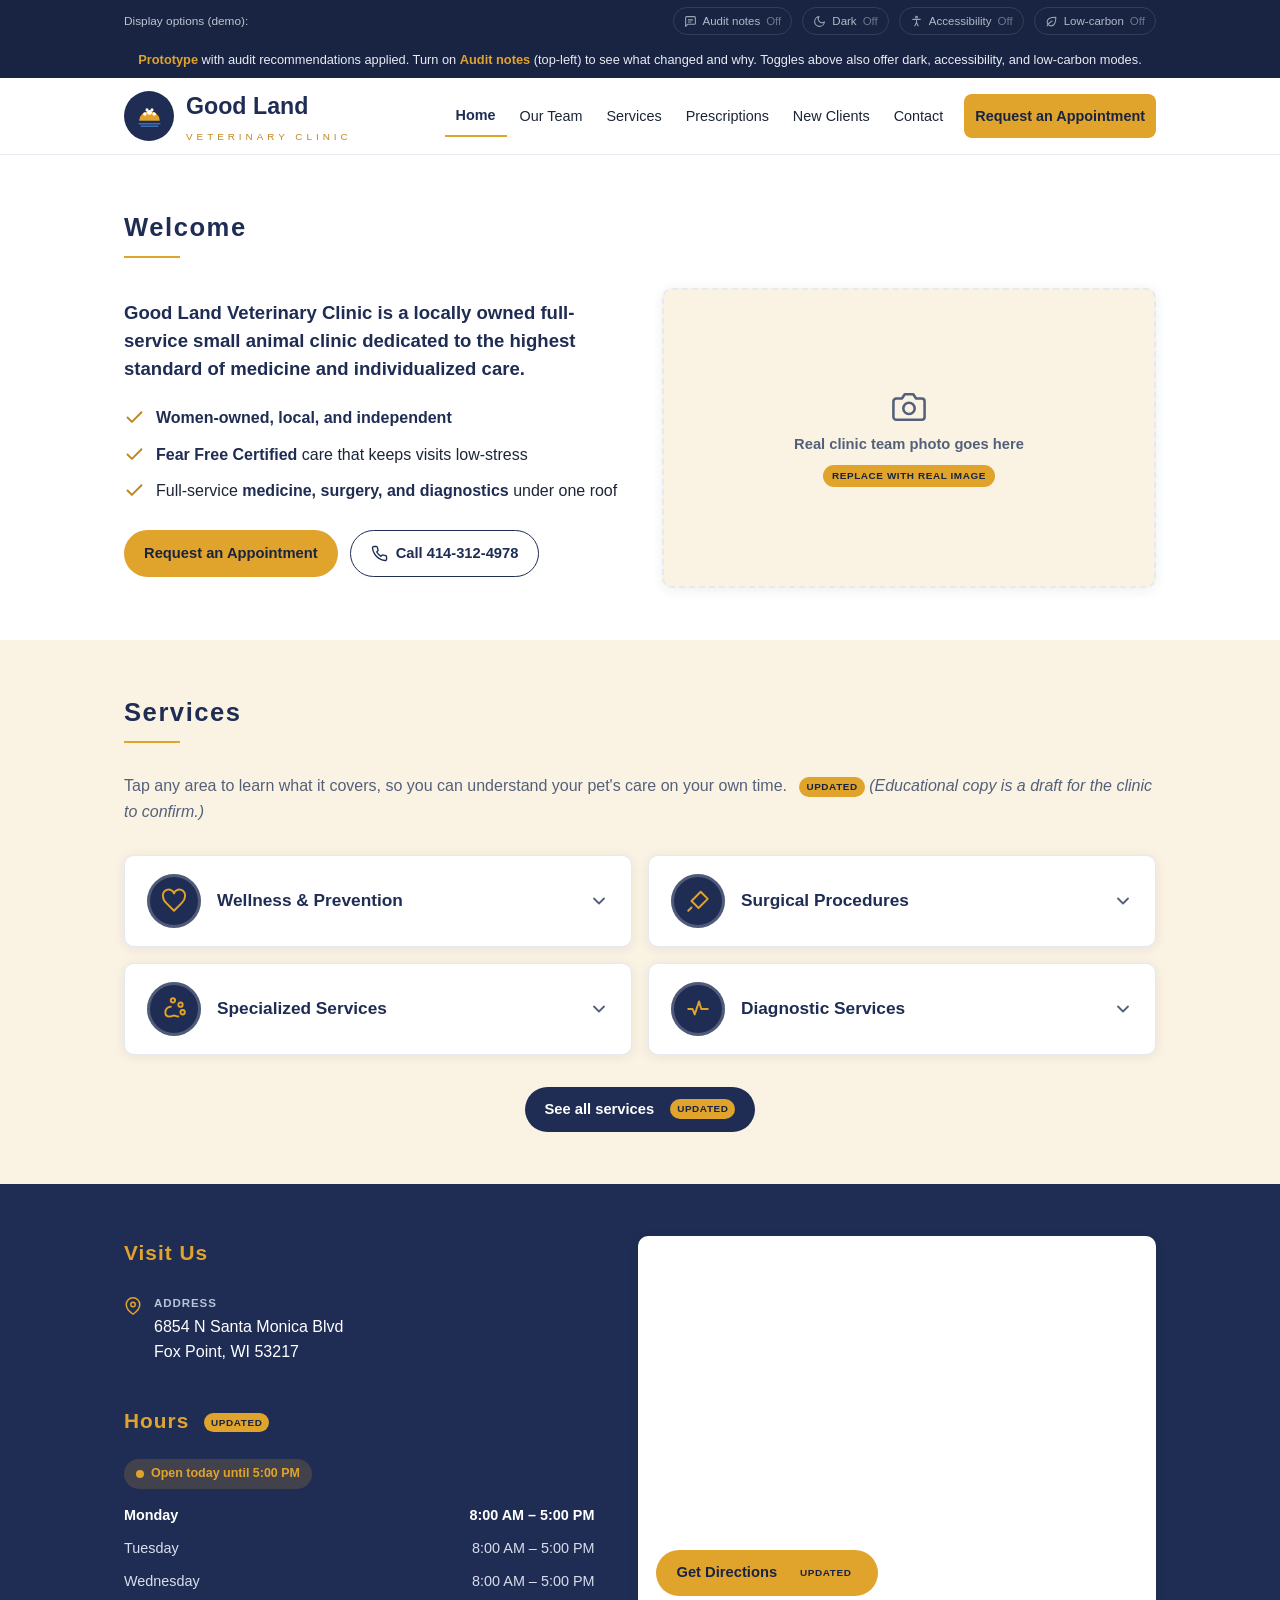
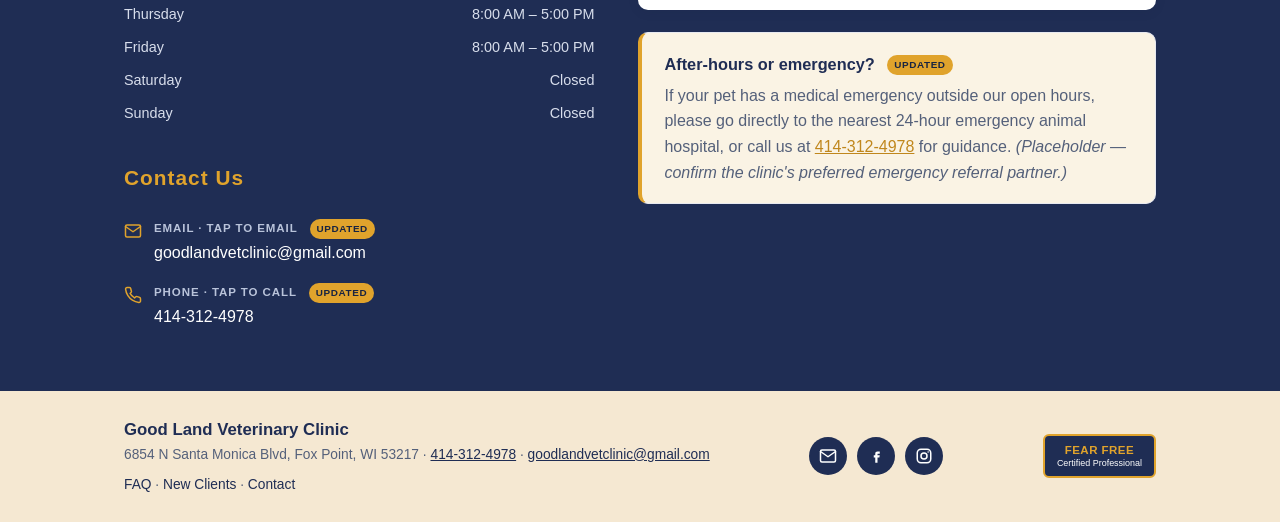
<file: index.html>
<!DOCTYPE html>
<html lang="en" data-theme="light" data-a11y="off" data-carbon="off">
<head>
  <meta charset="UTF-8" />
  <meta name="viewport" content="width=device-width, initial-scale=1.0" />
  <title>Good Land Veterinary Clinic — Fox Point, WI</title>
  <meta name="description" content="Good Land Veterinary Clinic is a locally owned full-service small animal clinic dedicated to the highest standard of medicine and individualized care. Fox Point, WI. Request an appointment or call 414-312-4978." />
  <link rel="stylesheet" href="assets/styles.css" />
  <script>(function(){try{var d=document.documentElement,s=localStorage;d.dataset.theme=s.gl_theme||(matchMedia('(prefers-color-scheme:dark)').matches?'dark':'light');d.dataset.a11y=s.gl_a11y||'off';d.dataset.carbon=s.gl_carbon||'off';}catch(e){}})();</script>
</head>
<body data-page="home">
  <a class="skip-link" href="#main">Skip to main content</a>
  <div id="site-header"></div>

  <main id="main">
    <!-- Welcome -->
    <section class="section">
      <div class="wrap">
        <h2 class="section-head">Welcome</h2>
        <div class="section-rule"></div>
        <div class="welcome-grid">
          <div class="welcome-copy">
            <!-- Official clinic statement (provided by Good Land) -->
            <p class="lead" data-note-title="Local SEO: name the areas you serve" data-note-pri="Medium" data-note-why="Naming the neighborhoods you serve &mdash; Fox Point, Glendale, Bayside, Whitefish Bay, Milwaukee North Shore &mdash; helps nearby pet owners find the clinic in local search.">Good Land Veterinary Clinic is a locally owned full-service small animal clinic dedicated to the highest standard of medicine and individualized care.</p>
            <ul class="trust-list" data-note-title="Why Choose Good Land" data-note-pri="Medium" data-note-why="Surfaces the clinic's differentiators &mdash; women-owned, local and independent, Fear Free, full-service &mdash; so trust is built at a glance instead of buried in a paragraph.">
              <li><svg viewBox="0 0 24 24" fill="none" stroke="currentColor" stroke-width="2.2" stroke-linecap="round" stroke-linejoin="round" aria-hidden="true"><path d="M20 6 9 17l-5-5"/></svg><span><b>Women-owned, local, and independent</b></span></li>
              <li><svg viewBox="0 0 24 24" fill="none" stroke="currentColor" stroke-width="2.2" stroke-linecap="round" stroke-linejoin="round" aria-hidden="true"><path d="M20 6 9 17l-5-5"/></svg><span><b>Fear Free Certified</b> care that keeps visits low-stress</span></li>
              <li><svg viewBox="0 0 24 24" fill="none" stroke="currentColor" stroke-width="2.2" stroke-linecap="round" stroke-linejoin="round" aria-hidden="true"><path d="M20 6 9 17l-5-5"/></svg><span>Full-service <b>medicine, surgery, and diagnostics</b> under one roof</span></li>
            </ul>
            <div class="welcome-actions" data-note-title="Action-first appointment CTA" data-note-pri="High" data-note-why="Replaces the vague Get in Touch. Telling visitors exactly what to do lifts bookings, and the Call button beside it is tap-to-call on mobile.">
              <a class="btn btn-gold" href="get-in-touch.html#request">Request an Appointment</a>
              <a class="btn btn-outline" href="tel:+14143124978" aria-label="Call Good Land Veterinary Clinic at 414-312-4978">
                <svg viewBox="0 0 24 24" fill="none" stroke="currentColor" stroke-width="2" stroke-linecap="round" stroke-linejoin="round"><path d="M22 16.92v3a2 2 0 0 1-2.18 2 19.79 19.79 0 0 1-8.63-3.07 19.5 19.5 0 0 1-6-6 19.79 19.79 0 0 1-3.07-8.67A2 2 0 0 1 4.11 2h3a2 2 0 0 1 2 1.72c.13.96.36 1.9.7 2.81a2 2 0 0 1-.45 2.11L8.09 9.91a16 16 0 0 0 6 6l1.27-1.27a2 2 0 0 1 2.11-.45c.91.34 1.85.57 2.81.7A2 2 0 0 1 22 16.92z"/></svg>
                Call 414-312-4978
              </a>
            </div>
          </div>
          <div class="hero-photo photo-ph" role="img" aria-label="Placeholder: the clinic's real team photo should appear here">
            <span class="ph-inner">
              <svg viewBox="0 0 24 24" fill="none" stroke="currentColor" stroke-width="1.8" stroke-linecap="round" stroke-linejoin="round"><path d="M23 19a2 2 0 0 1-2 2H3a2 2 0 0 1-2-2V8a2 2 0 0 1 2-2h4l2-3h6l2 3h4a2 2 0 0 1 2 2z"/><circle cx="12" cy="13" r="4"/></svg>
              <span>Real clinic team photo goes here</span>
              <span class="ph-tag">Replace with real image</span>
            </span>
          </div>
        </div>
      </div>
    </section>

    <!-- Accessibility (recommendation marker, visible only in audit-notes mode) -->
    <section class="reco-host"><div class="wrap"><div class="reco" data-note-title="Accessibility (WCAG AA)" data-note-pri="High" data-note-why="This prototype already adds a skip link, visible keyboard focus, labeled form fields, and an Accessibility display mode. The recommendation is a full WCAG AA audit: color contrast, alternative text, and heading order."><span class="reco-tag">Recommended</span> Full accessibility (WCAG AA) audit &mdash; partly demonstrated here via the Accessibility toggle above</div></div></section>

    <!-- Services overview: cards open to real education -->
    <section class="section alt">
      <div class="wrap">
        <h2 class="section-head">Services</h2>
        <div class="section-rule"></div>
        <p class="section-intro">Tap any area to learn what it covers, so you can understand your pet's care on your own time. <span class="rec">UPDATED</span> <em>(Educational copy is a draft for the clinic to confirm.)</em></p>

        <div class="acc" data-note-title="Services that teach, not just list" data-note-pri="High" data-note-why="Each service expands to plain-language education. That builds trust, answers questions up front, and ranks better in search than title-only services.">
          <details>
            <summary>
              <span class="circle" aria-hidden="true"><svg viewBox="0 0 24 24" fill="none" stroke="currentColor" stroke-width="1.8" stroke-linecap="round" stroke-linejoin="round"><path d="M19 14c1.5-1.5 3-3.2 3-5.5A4.5 4.5 0 0 0 12 5 4.5 4.5 0 0 0 2 8.5C2 10.8 3.5 12.5 5 14l7 7z"/></svg></span>
              <h3>Wellness &amp; Prevention</h3>
              <span class="chev" aria-hidden="true"><svg viewBox="0 0 24 24" fill="none" stroke="currentColor" stroke-width="2.2" stroke-linecap="round" stroke-linejoin="round"><path d="m6 9 6 6 6-6"/></svg></span>
            </summary>
            <div class="acc-body">
              <p>Routine wellness care is the foundation of a long, healthy life. Regular visits let us catch small problems before they become serious and keep your pet's vaccines and prevention up to date.</p>
              <ul>
                <li>Nose-to-tail physical exams</li>
                <li>Core and lifestyle vaccinations</li>
                <li>Parasite prevention (fleas, ticks, heartworm)</li>
                <li>Nutrition and weight guidance</li>
              </ul>
              <p>Most adult pets benefit from a check-up once a year; puppies, kittens, and senior pets are usually seen more often.</p>
            </div>
          </details>

          <details>
            <summary>
              <span class="circle" aria-hidden="true"><svg viewBox="0 0 24 24" fill="none" stroke="currentColor" stroke-width="1.8" stroke-linecap="round" stroke-linejoin="round"><path d="M14.5 3.5 21 10l-8.5 8.5L6 12z"/><path d="m3 21 3-3"/></svg></span>
              <h3>Surgical Procedures</h3>
              <span class="chev" aria-hidden="true"><svg viewBox="0 0 24 24" fill="none" stroke="currentColor" stroke-width="2.2" stroke-linecap="round" stroke-linejoin="round"><path d="m6 9 6 6 6-6"/></svg></span>
            </summary>
            <div class="acc-body">
              <p>From routine spays and neuters to soft-tissue surgery, procedures are performed with careful monitoring, modern pain management, and Fear Free handling before and after.</p>
              <ul>
                <li>Spays, neuters, and mass removals</li>
                <li>Soft-tissue surgery</li>
                <li>Pre-surgical exams and bloodwork</li>
                <li>Pain management and recovery support</li>
              </ul>
              <p>We walk you through preparation and aftercare so you know exactly what to expect.</p>
            </div>
          </details>

          <details>
            <summary>
              <span class="circle" aria-hidden="true"><svg viewBox="0 0 24 24" fill="none" stroke="currentColor" stroke-width="1.8" stroke-linecap="round" stroke-linejoin="round"><circle cx="11" cy="4" r="2"/><circle cx="18" cy="8" r="2"/><circle cx="20" cy="15" r="2"/><path d="M9 10a5 5 0 0 0-5 5c0 3 2 4 4 4s3-1 4-1 2 1 4 1"/></svg></span>
              <h3>Specialized Services</h3>
              <span class="chev" aria-hidden="true"><svg viewBox="0 0 24 24" fill="none" stroke="currentColor" stroke-width="2.2" stroke-linecap="round" stroke-linejoin="round"><path d="m6 9 6 6 6-6"/></svg></span>
            </summary>
            <div class="acc-body">
              <p>Beyond everyday care, we offer treatments that support comfort, mobility, and behavior as part of a whole-pet approach.</p>
              <ul>
                <li>Cold laser therapy for pain and healing</li>
                <li>Veterinary spinal manipulation (chiropractic care)</li>
                <li>Pet behavior counselling</li>
              </ul>
              <p>These services can complement traditional medicine when your pet needs a little extra support.</p>
            </div>
          </details>

          <details>
            <summary>
              <span class="circle" aria-hidden="true"><svg viewBox="0 0 24 24" fill="none" stroke="currentColor" stroke-width="1.8" stroke-linecap="round" stroke-linejoin="round"><path d="M3 12h4l2 5 4-12 2 7h6"/></svg></span>
              <h3>Diagnostic Services</h3>
              <span class="chev" aria-hidden="true"><svg viewBox="0 0 24 24" fill="none" stroke="currentColor" stroke-width="2.2" stroke-linecap="round" stroke-linejoin="round"><path d="m6 9 6 6 6-6"/></svg></span>
            </summary>
            <div class="acc-body">
              <p>When your pet is unwell, fast, accurate answers matter. Diagnostics help us find the cause and start the right treatment sooner.</p>
              <ul>
                <li>Bloodwork and lab testing</li>
                <li>Urinalysis and fecal testing</li>
                <li>Digital imaging and x-rays</li>
              </ul>
              <p>Diagnostics also establish healthy baselines, so we can spot changes early.</p>
            </div>
          </details>
        </div>

        <div class="center-cta"><a class="btn btn-navy" href="services.html">See all services <span class="rec">UPDATED</span></a></div>
      </div>
    </section>

    <!-- Testimonials (recommendation marker, visible only in audit-notes mode) -->
    <section class="reco-host"><div class="wrap"><div class="reco" data-note-title="Add client testimonials" data-note-pri="High" data-note-why="The homepage has no reviews. A short testimonials section here builds trust before a visitor makes contact &mdash; the top trust driver for choosing a local vet."><span class="reco-tag">Recommended</span> Client testimonials / reviews section</div></div></section>

    <!-- Contact band -->
    <section class="contact-band" id="contact">
      <div class="wrap">
        <div class="contact-grid">
          <div>
            <h2>Visit Us</h2>
            <div class="info-row">
              <svg viewBox="0 0 24 24" fill="none" stroke="currentColor" stroke-width="2" stroke-linecap="round" stroke-linejoin="round"><path d="M21 10c0 7-9 13-9 13s-9-6-9-13a9 9 0 0 1 18 0z"/><circle cx="12" cy="10" r="3"/></svg>
              <div><p class="label">Address</p><a href="https://www.google.com/maps/dir/?api=1&destination=6854+N+Santa+Monica+Blvd+Fox+Point+WI+53217" target="_blank" rel="noopener">6854 N Santa Monica Blvd<br>Fox Point, WI 53217</a></div>
            </div>
            <h2 class="mt">Hours <span class="rec">UPDATED</span></h2>
            <span class="open-now"><span class="dot"></span> Open today until 5:00 PM</span>
            <table class="hours">
              <tr class="today"><td>Monday</td><td>8:00 AM – 5:00 PM</td></tr>
              <tr><td>Tuesday</td><td>8:00 AM – 5:00 PM</td></tr>
              <tr><td>Wednesday</td><td>8:00 AM – 5:00 PM</td></tr>
              <tr><td>Thursday</td><td>8:00 AM – 5:00 PM</td></tr>
              <tr><td>Friday</td><td>8:00 AM – 5:00 PM</td></tr>
              <tr><td>Saturday</td><td>Closed</td></tr>
              <tr><td>Sunday</td><td>Closed</td></tr>
            </table>
            <h2 class="mt">Contact Us</h2>
            <div class="info-row">
              <svg viewBox="0 0 24 24" fill="none" stroke="currentColor" stroke-width="2" stroke-linecap="round" stroke-linejoin="round"><rect x="2" y="4" width="20" height="16" rx="2"/><path d="m2 6 10 7 10-7"/></svg>
              <div><p class="label">Email &middot; tap to email <span class="rec">UPDATED</span></p><a href="mailto:goodlandvetclinic@gmail.com">goodlandvetclinic@gmail.com</a></div>
            </div>
            <div class="info-row" data-note-title="Tap to call" data-note-pri="High" data-note-why="On mobile the number is a single tap. Phone is the top conversion for a clinic, so removing friction here matters most.">
              <svg viewBox="0 0 24 24" fill="none" stroke="currentColor" stroke-width="2" stroke-linecap="round" stroke-linejoin="round"><path d="M22 16.92v3a2 2 0 0 1-2.18 2 19.79 19.79 0 0 1-8.63-3.07 19.5 19.5 0 0 1-6-6 19.79 19.79 0 0 1-3.07-8.67A2 2 0 0 1 4.11 2h3a2 2 0 0 1 2 1.72c.13.96.36 1.9.7 2.81a2 2 0 0 1-.45 2.11L8.09 9.91a16 16 0 0 0 6 6l1.27-1.27a2 2 0 0 1 2.11-.45c.91.34 1.85.57 2.81.7A2 2 0 0 1 22 16.92z"/></svg>
              <div><p class="label">Phone &middot; tap to call <span class="rec">UPDATED</span></p><a href="tel:+14143124978">414-312-4978</a></div>
            </div>
          </div>
          <div>
            <div class="map-card heavy-media" data-note-title="Map and one-tap directions" data-note-pri="Medium" data-note-why="Local choices hinge on proximity. An embedded map plus a Directions button reduces drop-off before a visit.">
              <div class="heavy-content">
                <iframe class="map-frame" title="Map to Good Land Veterinary Clinic" loading="lazy" data-src="https://www.google.com/maps?q=6854+N+Santa+Monica+Blvd,+Fox+Point,+WI+53217&output=embed"></iframe>
              </div>
              <div class="carbon-fallback">Map not loaded in low-carbon mode. <a href="https://www.google.com/maps/dir/?api=1&destination=6854+N+Santa+Monica+Blvd+Fox+Point+WI+53217" target="_blank" rel="noopener">Open directions in Google Maps</a>.</div>
              <div class="map-actions"><a class="btn btn-gold" href="https://www.google.com/maps/dir/?api=1&destination=6854+N+Santa+Monica+Blvd+Fox+Point+WI+53217" target="_blank" rel="noopener">Get Directions <span class="rec">UPDATED</span></a></div>
            </div>
            <div class="emergency" data-note-title="After-hours guidance" data-note-pri="High" data-note-why="Tells owners what to do in a crisis. Expected of a healthcare provider and a real trust signal.">
              <h3>After-hours or emergency? <span class="rec">UPDATED</span></h3>
              <p>If your pet has a medical emergency outside our open hours, please go directly to the nearest 24-hour emergency animal hospital, or call us at <a href="tel:+14143124978">414-312-4978</a> for guidance. <em>(Placeholder — confirm the clinic's preferred emergency referral partner.)</em></p>
            </div>
          </div>
        </div>
      </div>
    </section>
  </main>

  <div id="site-footer"></div>
  <script src="assets/app.js" defer></script>
</body>
</html>
</file>
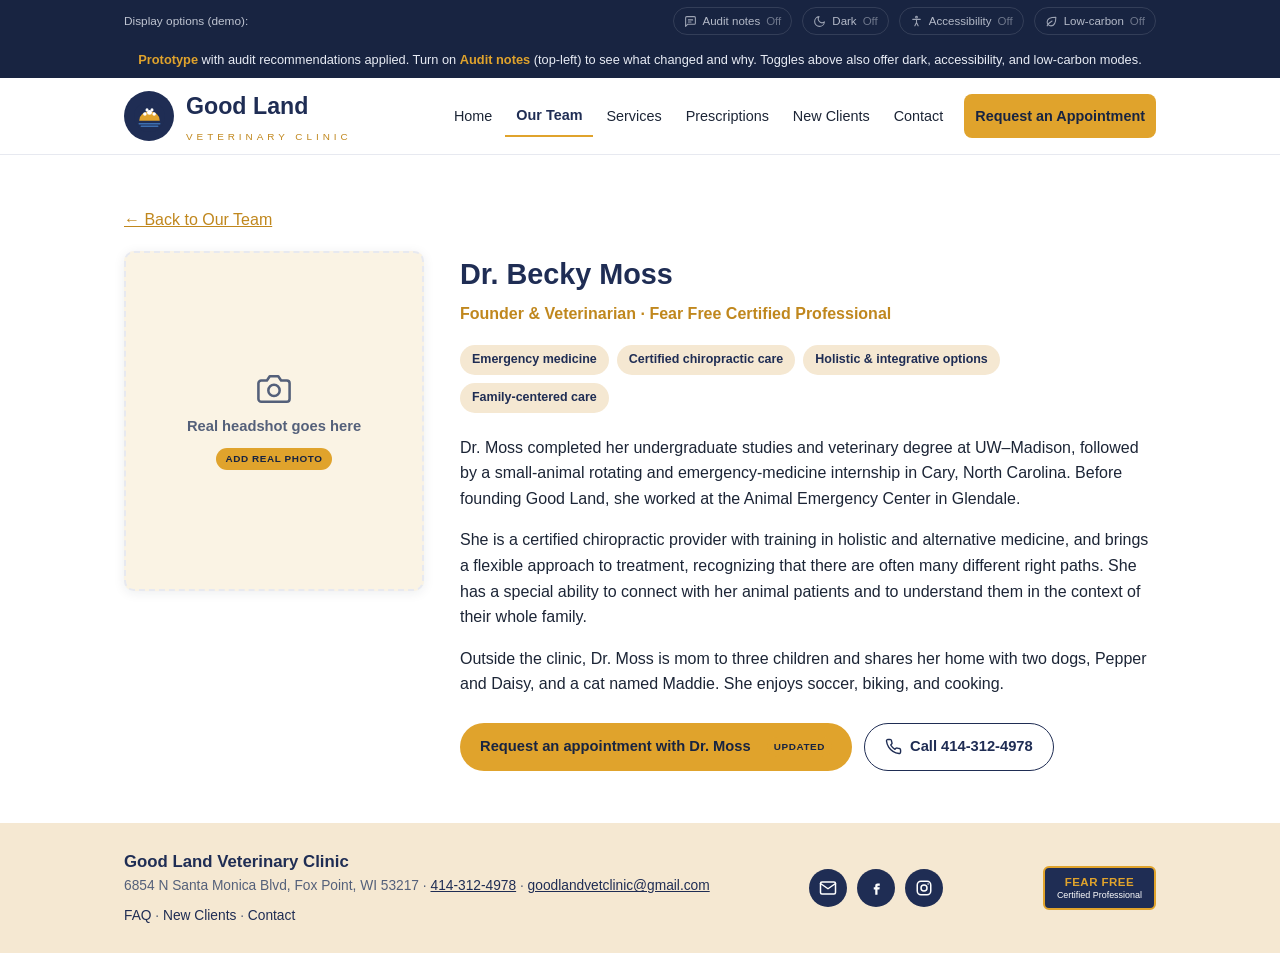
<file: dr-becky-moss.html>
<!DOCTYPE html>
<html lang="en" data-theme="light" data-a11y="off" data-carbon="off">
<head>
  <meta charset="UTF-8" />
  <meta name="viewport" content="width=device-width, initial-scale=1.0" />
  <title>Dr. Becky Moss — Good Land Veterinary Clinic</title>
  <meta name="description" content="Dr. Becky Moss, DVM — founder of Good Land Veterinary Clinic, with emergency-medicine and certified chiropractic training." />
  <link rel="stylesheet" href="assets/styles.css" />
  <script>(function(){try{var d=document.documentElement,s=localStorage;d.dataset.theme=s.gl_theme||(matchMedia('(prefers-color-scheme:dark)').matches?'dark':'light');d.dataset.a11y=s.gl_a11y||'off';d.dataset.carbon=s.gl_carbon||'off';}catch(e){}})();</script>
</head>
<body data-page="team">
  <a class="skip-link" href="#main">Skip to main content</a>
  <div id="site-header"></div>

  <main id="main">
    <section class="section">
      <div class="wrap">
        <p style="margin:0 0 18px;"><a href="our-team.html">&larr; Back to Our Team</a></p>
        <div class="bio">
          <div class="photo photo-ph" role="img" aria-label="Placeholder: Dr. Becky Moss's real headshot should appear here"><span class="ph-inner"><svg viewBox="0 0 24 24" fill="none" stroke="currentColor" stroke-width="1.8" stroke-linecap="round" stroke-linejoin="round"><path d="M23 19a2 2 0 0 1-2 2H3a2 2 0 0 1-2-2V8a2 2 0 0 1 2-2h4l2-3h6l2 3h4a2 2 0 0 1 2 2z"/><circle cx="12" cy="13" r="4"/></svg><span>Real headshot goes here</span><span class="ph-tag">Add real photo</span></span></div>
          <div>
            <h1>Dr. Becky Moss</h1>
            <p class="role">Founder &amp; Veterinarian &middot; Fear Free Certified Professional</p>
            <div class="chips">
              <span class="chip">Emergency medicine</span>
              <span class="chip">Certified chiropractic care</span>
              <span class="chip">Holistic &amp; integrative options</span>
              <span class="chip">Family-centered care</span>
            </div>
            <p>Dr. Moss completed her undergraduate studies and veterinary degree at UW–Madison, followed by a small-animal rotating and emergency-medicine internship in Cary, North Carolina. Before founding Good Land, she worked at the Animal Emergency Center in Glendale.</p>
            <p>She is a certified chiropractic provider with training in holistic and alternative medicine, and brings a flexible approach to treatment, recognizing that there are often many different right paths. She has a special ability to connect with her animal patients and to understand them in the context of their whole family.</p>
            <p>Outside the clinic, Dr. Moss is mom to three children and shares her home with two dogs, Pepper and Daisy, and a cat named Maddie. She enjoys soccer, biking, and cooking.</p>
            <!-- NEW: per-vet appointment CTA -->
            <div class="welcome-actions">
              <a class="btn btn-gold" href="get-in-touch.html#request">Request an appointment with Dr. Moss <span class="rec">UPDATED</span></a>
              <a class="btn btn-outline" href="tel:+14143124978">
                <svg viewBox="0 0 24 24" fill="none" stroke="currentColor" stroke-width="2" stroke-linecap="round" stroke-linejoin="round"><path d="M22 16.92v3a2 2 0 0 1-2.18 2 19.79 19.79 0 0 1-8.63-3.07 19.5 19.5 0 0 1-6-6 19.79 19.79 0 0 1-3.07-8.67A2 2 0 0 1 4.11 2h3a2 2 0 0 1 2 1.72c.13.96.36 1.9.7 2.81a2 2 0 0 1-.45 2.11L8.09 9.91a16 16 0 0 0 6 6l1.27-1.27a2 2 0 0 1 2.11-.45c.91.34 1.85.57 2.81.7A2 2 0 0 1 22 16.92z"/></svg>
                Call 414-312-4978
              </a>
            </div>
          </div>
        </div>
      </div>
    </section>
  </main>

  <div id="site-footer"></div>
  <script src="assets/app.js" defer></script>
</body>
</html>
</file>
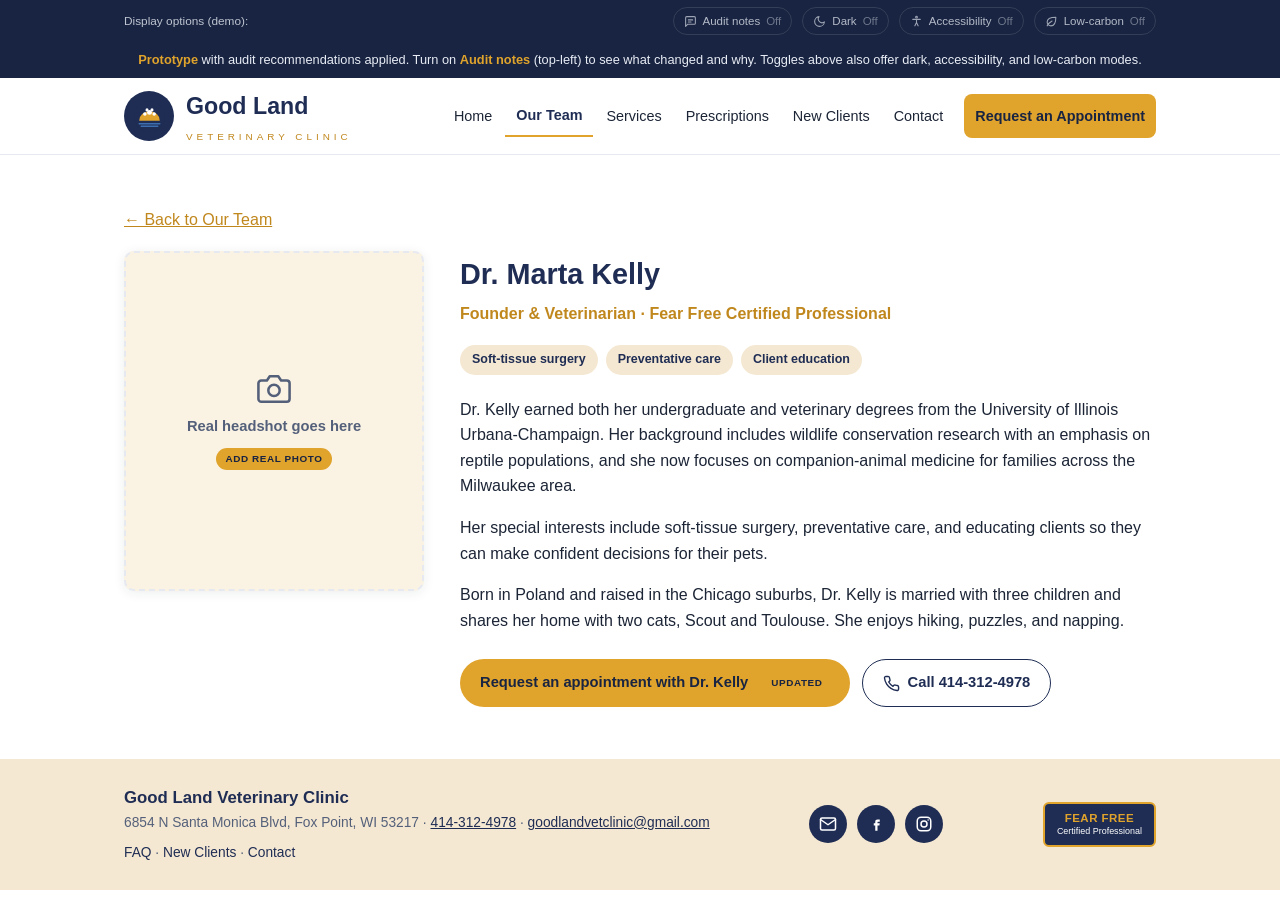
<file: dr-marta-kelly.html>
<!DOCTYPE html>
<html lang="en" data-theme="light" data-a11y="off" data-carbon="off">
<head>
  <meta charset="UTF-8" />
  <meta name="viewport" content="width=device-width, initial-scale=1.0" />
  <title>Dr. Marta Kelly — Good Land Veterinary Clinic</title>
  <meta name="description" content="Dr. Marta Kelly, DVM — companion-animal veterinarian with interests in soft-tissue surgery, preventative care, and client education." />
  <link rel="stylesheet" href="assets/styles.css" />
  <script>(function(){try{var d=document.documentElement,s=localStorage;d.dataset.theme=s.gl_theme||(matchMedia('(prefers-color-scheme:dark)').matches?'dark':'light');d.dataset.a11y=s.gl_a11y||'off';d.dataset.carbon=s.gl_carbon||'off';}catch(e){}})();</script>
</head>
<body data-page="team">
  <a class="skip-link" href="#main">Skip to main content</a>
  <div id="site-header"></div>

  <main id="main">
    <section class="section">
      <div class="wrap">
        <p style="margin:0 0 18px;"><a href="our-team.html">&larr; Back to Our Team</a></p>
        <div class="bio">
          <div class="photo photo-ph" role="img" aria-label="Placeholder: Dr. Marta Kelly's real headshot should appear here"><span class="ph-inner"><svg viewBox="0 0 24 24" fill="none" stroke="currentColor" stroke-width="1.8" stroke-linecap="round" stroke-linejoin="round"><path d="M23 19a2 2 0 0 1-2 2H3a2 2 0 0 1-2-2V8a2 2 0 0 1 2-2h4l2-3h6l2 3h4a2 2 0 0 1 2 2z"/><circle cx="12" cy="13" r="4"/></svg><span>Real headshot goes here</span><span class="ph-tag">Add real photo</span></span></div>
          <div>
            <h1>Dr. Marta Kelly</h1>
            <p class="role">Founder &amp; Veterinarian &middot; Fear Free Certified Professional</p>
            <div class="chips">
              <span class="chip">Soft-tissue surgery</span>
              <span class="chip">Preventative care</span>
              <span class="chip">Client education</span>
            </div>
            <p>Dr. Kelly earned both her undergraduate and veterinary degrees from the University of Illinois Urbana-Champaign. Her background includes wildlife conservation research with an emphasis on reptile populations, and she now focuses on companion-animal medicine for families across the Milwaukee area.</p>
            <p>Her special interests include soft-tissue surgery, preventative care, and educating clients so they can make confident decisions for their pets.</p>
            <p>Born in Poland and raised in the Chicago suburbs, Dr. Kelly is married with three children and shares her home with two cats, Scout and Toulouse. She enjoys hiking, puzzles, and napping.</p>
            <!-- NEW: per-vet appointment CTA -->
            <div class="welcome-actions">
              <a class="btn btn-gold" href="get-in-touch.html#request">Request an appointment with Dr. Kelly <span class="rec">UPDATED</span></a>
              <a class="btn btn-outline" href="tel:+14143124978">
                <svg viewBox="0 0 24 24" fill="none" stroke="currentColor" stroke-width="2" stroke-linecap="round" stroke-linejoin="round"><path d="M22 16.92v3a2 2 0 0 1-2.18 2 19.79 19.79 0 0 1-8.63-3.07 19.5 19.5 0 0 1-6-6 19.79 19.79 0 0 1-3.07-8.67A2 2 0 0 1 4.11 2h3a2 2 0 0 1 2 1.72c.13.96.36 1.9.7 2.81a2 2 0 0 1-.45 2.11L8.09 9.91a16 16 0 0 0 6 6l1.27-1.27a2 2 0 0 1 2.11-.45c.91.34 1.85.57 2.81.7A2 2 0 0 1 22 16.92z"/></svg>
                Call 414-312-4978
              </a>
            </div>
          </div>
        </div>
      </div>
    </section>
  </main>

  <div id="site-footer"></div>
  <script src="assets/app.js" defer></script>
</body>
</html>
</file>
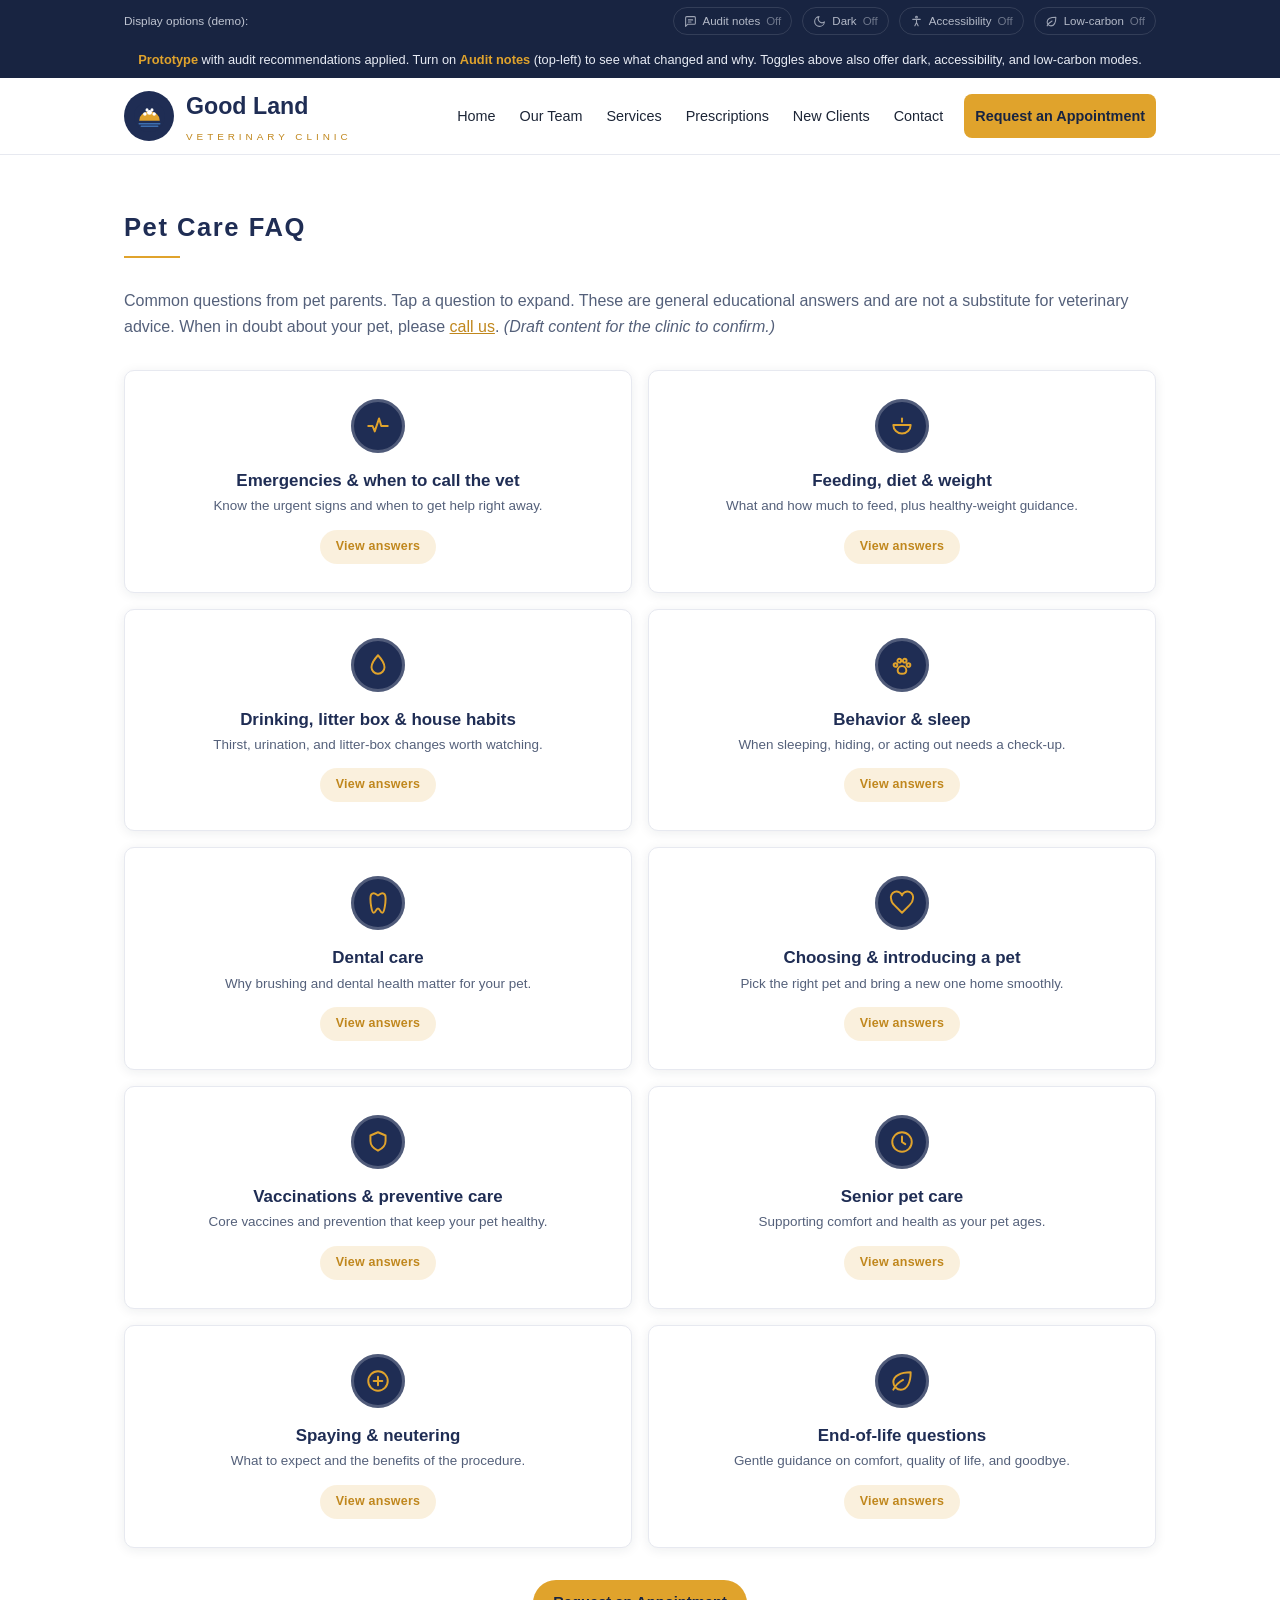
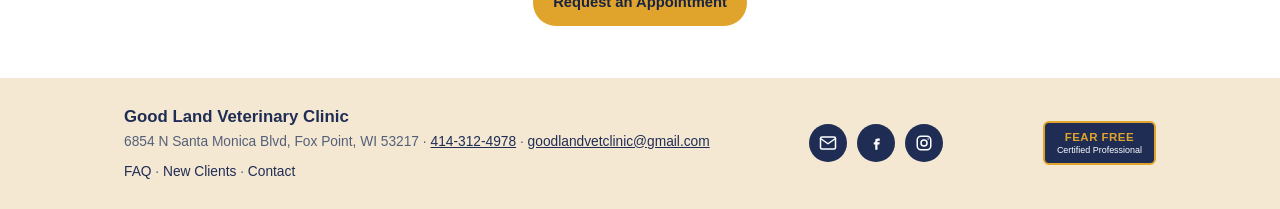
<file: faq.html>
<!DOCTYPE html>
<html lang="en" data-theme="light" data-a11y="off" data-carbon="off">
<head>
  <meta charset="UTF-8" />
  <meta name="viewport" content="width=device-width, initial-scale=1.0" />
  <title>Pet Care FAQ — Good Land Veterinary Clinic</title>
  <meta name="description" content="Pet-parent FAQ for Good Land Veterinary Clinic: end-of-life guidance, emergencies, diet and weight, behavior, dental care, litter-box habits, and bringing home a new pet. Fox Point, WI." />
  <link rel="stylesheet" href="assets/styles.css" />
  <script>(function(){try{var d=document.documentElement,s=localStorage;d.dataset.theme=s.gl_theme||(matchMedia('(prefers-color-scheme:dark)').matches?'dark':'light');d.dataset.a11y=s.gl_a11y||'off';d.dataset.carbon=s.gl_carbon||'off';}catch(e){}})();</script>
</head>
<body data-page="faq">
  <a class="skip-link" href="#main">Skip to main content</a>
  <div id="site-header"></div>

  <main id="main">
    <section class="section">
      <div class="wrap">
        <h1 class="section-head">Pet Care FAQ</h1>
        <div class="section-rule"></div>
        <p class="section-intro">Common questions from pet parents. Tap a question to expand. These are general educational answers and are not a substitute for veterinary advice. When in doubt about your pet, please <a href="tel:+14143124978">call us</a>. <em>(Draft content for the clinic to confirm.)</em></p>

        <div class="reco" data-note-title="Recommended new page: Pet Care FAQ" data-note-pri="Medium" data-note-why="An educational FAQ answers common questions up front, deflects repetitive phone calls, and adds content that helps the clinic show up in local search."><span class="reco-tag">Recommended new page</span> Pet Care FAQ</div>

        <div class="acc faq">
          <details>
            <summary><span class="circle" aria-hidden="true"><svg viewBox="0 0 24 24" fill="none" stroke="currentColor" stroke-width="1.8" stroke-linecap="round" stroke-linejoin="round"><path d="M3 12h4l2 5 4-12 2 7h6"/></svg></span><span class="cat-text"><h3>Emergencies &amp; when to call the vet</h3><span class="cat-desc">Know the urgent signs and when to get help right away.</span></span><span class="chev" aria-hidden="true"><svg viewBox="0 0 24 24" fill="none" stroke="currentColor" stroke-width="2.2" stroke-linecap="round" stroke-linejoin="round"><path d="m6 9 6 6 6-6"/></svg></span></summary>
            <div class="acc-body"><details class="qna"><summary>When does my pet need to see a vet right away?<span class="qchev" aria-hidden="true"><svg viewBox="0 0 24 24" fill="none" stroke="currentColor" stroke-width="2.2" stroke-linecap="round" stroke-linejoin="round"><path d="m6 9 6 6 6-6"/></svg></span></summary><div class="qna-body"><p>Seek urgent veterinary care if your pet has trouble breathing, collapses, has uncontrolled bleeding, a seizure, a bloated abdomen, repeated vomiting, cannot urinate, or may have been hit by a car or seriously injured. Some symptoms are always emergencies, while others are only urgent if they are severe, sudden, or worsening.</p></div></details><details class="qna"><summary>Why is my pet coughing, sneezing, or making odd noises?<span class="qchev" aria-hidden="true"><svg viewBox="0 0 24 24" fill="none" stroke="currentColor" stroke-width="2.2" stroke-linecap="round" stroke-linejoin="round"><path d="m6 9 6 6 6-6"/></svg></span></summary><div class="qna-body"><p>Occasional sneezing or coughing may be minor, but persistent, worsening, or severe respiratory signs should be checked by a veterinarian. Any breathing difficulty is urgent, especially if the pet seems distressed or blue-tinged.</p></div></details><details class="qna"><summary>What should I do if my pet is vomiting or has diarrhea?<span class="qchev" aria-hidden="true"><svg viewBox="0 0 24 24" fill="none" stroke="currentColor" stroke-width="2.2" stroke-linecap="round" stroke-linejoin="round"><path d="m6 9 6 6 6-6"/></svg></span></summary><div class="qna-body"><p>Mild, short-lived stomach upset can happen, but repeated vomiting, diarrhea with blood, dehydration, lethargy, or refusal to eat should be checked promptly. Young, old, and medically fragile pets are at higher risk.</p></div></details><p class="faq-sources"><strong>Read more:</strong> <a href="https://www.petzey.com/blog" target="_blank" rel="noopener">Petzey</a> &middot; <a href="https://www.waiteparkvet.com/common-pet-questions" target="_blank" rel="noopener">Waite Park Veterinary Hospital</a> &middot; <a href="https://www.onehealth.org/what-one-health" target="_blank" rel="noopener">One Health</a></p></div>
          </details>
          <details>
            <summary><span class="circle" aria-hidden="true"><svg viewBox="0 0 24 24" fill="none" stroke="currentColor" stroke-width="1.8" stroke-linecap="round" stroke-linejoin="round"><path d="M4 11h16a8 8 0 0 1-16 0z"/><path d="M12 8V5"/></svg></span><span class="cat-text"><h3>Feeding, diet &amp; weight</h3><span class="cat-desc">What and how much to feed, plus healthy-weight guidance.</span></span><span class="chev" aria-hidden="true"><svg viewBox="0 0 24 24" fill="none" stroke="currentColor" stroke-width="2.2" stroke-linecap="round" stroke-linejoin="round"><path d="m6 9 6 6 6-6"/></svg></span></summary>
            <div class="acc-body"><details class="qna"><summary>What should I feed my pet?<span class="qchev" aria-hidden="true"><svg viewBox="0 0 24 24" fill="none" stroke="currentColor" stroke-width="2.2" stroke-linecap="round" stroke-linejoin="round"><path d="m6 9 6 6 6-6"/></svg></span></summary><div class="qna-body"><p>The best diet depends on your pet's species, age, size, activity level, and health needs. For many pets, the safest advice is to choose a complete and balanced food appropriate for their life stage and ask your veterinarian before making major diet changes.</p></div></details><details class="qna"><summary>How much should I feed my pet each day?<span class="qchev" aria-hidden="true"><svg viewBox="0 0 24 24" fill="none" stroke="currentColor" stroke-width="2.2" stroke-linecap="round" stroke-linejoin="round"><path d="m6 9 6 6 6-6"/></svg></span></summary><div class="qna-body"><p>Feeding amounts should be based on the pet food label, your pet's body condition, and your veterinarian's guidance, not just the number on the bag. Treats should also be limited because they can quietly add a lot of calories.</p></div></details><details class="qna"><summary>Should I give my pet human food or table scraps?<span class="qchev" aria-hidden="true"><svg viewBox="0 0 24 24" fill="none" stroke="currentColor" stroke-width="2.2" stroke-linecap="round" stroke-linejoin="round"><path d="m6 9 6 6 6-6"/></svg></span></summary><div class="qna-body"><p>It is safest to avoid table scraps unless your veterinarian has said a specific food is okay. Some human foods are unsafe for pets, and even safe foods can cause stomach upset or weight gain if fed often.</p></div></details><details class="qna"><summary>When should my puppy or kitten switch to adult food?<span class="qchev" aria-hidden="true"><svg viewBox="0 0 24 24" fill="none" stroke="currentColor" stroke-width="2.2" stroke-linecap="round" stroke-linejoin="round"><path d="m6 9 6 6 6-6"/></svg></span></summary><div class="qna-body"><p>The timing depends on species, breed, and growth stage. In general, pets should stay on a growth-appropriate diet until they are mature enough for an adult maintenance diet, which is something your veterinarian can help determine.</p></div></details><details class="qna"><summary>How can I tell if my pet is overweight?<span class="qchev" aria-hidden="true"><svg viewBox="0 0 24 24" fill="none" stroke="currentColor" stroke-width="2.2" stroke-linecap="round" stroke-linejoin="round"><path d="m6 9 6 6 6-6"/></svg></span></summary><div class="qna-body"><p>A pet may be overweight if you cannot easily feel the ribs, the waist is not visible from above, or the belly hangs or rounds out more than expected. Because body condition scoring is more reliable than guesswork, a vet exam is the best way to confirm whether weight loss is needed.</p></div></details><details class="qna"><summary>Why is my dog or cat eating grass?<span class="qchev" aria-hidden="true"><svg viewBox="0 0 24 24" fill="none" stroke="currentColor" stroke-width="2.2" stroke-linecap="round" stroke-linejoin="round"><path d="m6 9 6 6 6-6"/></svg></span></summary><div class="qna-body"><p>Occasional grass-eating can happen in healthy pets, but frequent or sudden changes in behavior—especially if your pet is vomiting, lethargic, or not eating—should be discussed with a veterinarian. There is no single universal cause, so the context matters more than the grass itself.</p></div></details><p class="faq-sources"><strong>Read more:</strong> <a href="https://www.avma.org/resources-tools/pet-owners/petcare" target="_blank" rel="noopener">AVMA — Pet care</a> &middot; <a href="https://www.zigly.com/blog" target="_blank" rel="noopener">Zigly</a> &middot; <a href="https://shallowfordvet.com/common-pet-questions" target="_blank" rel="noopener">Shallowford Animal Hospital</a> &middot; <a href="https://www.onehealth.org/what-one-health" target="_blank" rel="noopener">One Health</a></p></div>
          </details>
          <details>
            <summary><span class="circle" aria-hidden="true"><svg viewBox="0 0 24 24" fill="none" stroke="currentColor" stroke-width="1.8" stroke-linecap="round" stroke-linejoin="round"><path d="M12 3s6 6.5 6 11a6 6 0 0 1-12 0c0-4.5 6-11 6-11z"/></svg></span><span class="cat-text"><h3>Drinking, litter box &amp; house habits</h3><span class="cat-desc">Thirst, urination, and litter-box changes worth watching.</span></span><span class="chev" aria-hidden="true"><svg viewBox="0 0 24 24" fill="none" stroke="currentColor" stroke-width="2.2" stroke-linecap="round" stroke-linejoin="round"><path d="m6 9 6 6 6-6"/></svg></span></summary>
            <div class="acc-body"><details class="qna"><summary>Is it normal for my pet to drink a lot of water?<span class="qchev" aria-hidden="true"><svg viewBox="0 0 24 24" fill="none" stroke="currentColor" stroke-width="2.2" stroke-linecap="round" stroke-linejoin="round"><path d="m6 9 6 6 6-6"/></svg></span></summary><div class="qna-body"><p>A noticeable increase in drinking or urination can be a sign of a medical problem such as diabetes, kidney disease, liver disease, or hormonal disease, so it should not be ignored. A vet visit is recommended if the change is new, persistent, or paired with weight loss, vomiting, appetite changes, or accidents in the house.</p></div></details><details class="qna"><summary>Why is my pet peeing outside the litter box or having accidents?<span class="qchev" aria-hidden="true"><svg viewBox="0 0 24 24" fill="none" stroke="currentColor" stroke-width="2.2" stroke-linecap="round" stroke-linejoin="round"><path d="m6 9 6 6 6-6"/></svg></span></summary><div class="qna-body"><p>Accidents can be caused by medical issues, stress, litter-box problems, house-training regression, or environmental changes. A medical exam is important first, especially if the change is sudden or your pet is also drinking more water.</p></div></details><p class="faq-sources"><strong>Read more:</strong> <a href="https://shallowfordvet.com/common-pet-questions" target="_blank" rel="noopener">Shallowford Animal Hospital</a> &middot; <a href="https://www.onehealth.org/what-one-health" target="_blank" rel="noopener">One Health</a></p></div>
          </details>
          <details>
            <summary><span class="circle" aria-hidden="true"><svg viewBox="0 0 24 24" fill="none" stroke="currentColor" stroke-width="1.8" stroke-linecap="round" stroke-linejoin="round"><circle cx="6" cy="12" r="1.7"/><circle cx="9.5" cy="8" r="1.7"/><circle cx="14.5" cy="8" r="1.7"/><circle cx="18" cy="12" r="1.7"/><path d="M8 17a4 4 0 0 1 8 0c0 2-2 3-4 3s-4-1-4-3z"/></svg></span><span class="cat-text"><h3>Behavior &amp; sleep</h3><span class="cat-desc">When sleeping, hiding, or acting out needs a check-up.</span></span><span class="chev" aria-hidden="true"><svg viewBox="0 0 24 24" fill="none" stroke="currentColor" stroke-width="2.2" stroke-linecap="round" stroke-linejoin="round"><path d="m6 9 6 6 6-6"/></svg></span></summary>
            <div class="acc-body"><details class="qna"><summary>Is it normal for my pet to sleep a lot?<span class="qchev" aria-hidden="true"><svg viewBox="0 0 24 24" fill="none" stroke="currentColor" stroke-width="2.2" stroke-linecap="round" stroke-linejoin="round"><path d="m6 9 6 6 6-6"/></svg></span></summary><div class="qna-body"><p>Pets do sleep many hours a day, but a sudden increase in sleeping, low energy, or reluctance to move can signal illness or pain. A change from your pet's usual pattern matters more than the absolute number of hours.</p></div></details><details class="qna"><summary>Why does my dog chew, bark, or act out?<span class="qchev" aria-hidden="true"><svg viewBox="0 0 24 24" fill="none" stroke="currentColor" stroke-width="2.2" stroke-linecap="round" stroke-linejoin="round"><path d="m6 9 6 6 6-6"/></svg></span></summary><div class="qna-body"><p>Behavior problems can come from boredom, anxiety, lack of training, pain, or an underlying medical issue. A vet should rule out pain or illness first if the behavior is new or suddenly worse.</p></div></details><details class="qna"><summary>Why does my cat hide more than usual?<span class="qchev" aria-hidden="true"><svg viewBox="0 0 24 24" fill="none" stroke="currentColor" stroke-width="2.2" stroke-linecap="round" stroke-linejoin="round"><path d="m6 9 6 6 6-6"/></svg></span></summary><div class="qna-body"><p>Cats often hide when they are stressed, painful, sick, or frightened. If hiding is new, frequent, or accompanied by appetite loss, litter-box changes, or reduced grooming, it should be evaluated by a veterinarian.</p></div></details><p class="faq-sources"><strong>Read more:</strong> <a href="https://www.petzey.com/blog" target="_blank" rel="noopener">Petzey</a> &middot; <a href="https://www.bluegrassanimalhospital.com/puppy-behavior-faq" target="_blank" rel="noopener">Bluegrass Animal Hospital</a> &middot; <a href="https://shallowfordvet.com/common-pet-questions" target="_blank" rel="noopener">Shallowford Animal Hospital</a> &middot; <a href="https://www.onehealth.org/what-one-health" target="_blank" rel="noopener">One Health</a></p></div>
          </details>
          <details>
            <summary><span class="circle" aria-hidden="true"><svg viewBox="0 0 24 24" fill="none" stroke="currentColor" stroke-width="1.8" stroke-linecap="round" stroke-linejoin="round"><path d="M8 3c-2 0-3 2-3 5s1 13 3 13 2-4 4-4 2 4 4 4 3-10 3-13-1-5-3-5-3 2-4 2-2-2-4-2z"/></svg></span><span class="cat-text"><h3>Dental care</h3><span class="cat-desc">Why brushing and dental health matter for your pet.</span></span><span class="chev" aria-hidden="true"><svg viewBox="0 0 24 24" fill="none" stroke="currentColor" stroke-width="2.2" stroke-linecap="round" stroke-linejoin="round"><path d="m6 9 6 6 6-6"/></svg></span></summary>
            <div class="acc-body"><details class="qna"><summary>Do I need to brush my pet's teeth?<span class="qchev" aria-hidden="true"><svg viewBox="0 0 24 24" fill="none" stroke="currentColor" stroke-width="2.2" stroke-linecap="round" stroke-linejoin="round"><path d="m6 9 6 6 6-6"/></svg></span></summary><div class="qna-body"><p>Yes. Regular dental care helps prevent plaque buildup, gum disease, bad breath, and more serious oral problems. Your veterinarian can recommend a safe brushing routine and dental products made for pets.</p></div></details><p class="faq-sources"><strong>Read more:</strong> <a href="https://shallowfordvet.com/common-pet-questions" target="_blank" rel="noopener">Shallowford Animal Hospital</a> &middot; <a href="https://www.onehealth.org/what-one-health" target="_blank" rel="noopener">One Health</a></p></div>
          </details>
          <details>
            <summary><span class="circle" aria-hidden="true"><svg viewBox="0 0 24 24" fill="none" stroke="currentColor" stroke-width="1.8" stroke-linecap="round" stroke-linejoin="round"><path d="M19 14c1.5-1.5 3-3.2 3-5.5A4.5 4.5 0 0 0 12 5 4.5 4.5 0 0 0 2 8.5C2 10.8 3.5 12.5 5 14l7 7z"/></svg></span><span class="cat-text"><h3>Choosing &amp; introducing a pet</h3><span class="cat-desc">Pick the right pet and bring a new one home smoothly.</span></span><span class="chev" aria-hidden="true"><svg viewBox="0 0 24 24" fill="none" stroke="currentColor" stroke-width="2.2" stroke-linecap="round" stroke-linejoin="round"><path d="m6 9 6 6 6-6"/></svg></span></summary>
            <div class="acc-body"><details class="qna"><summary>How do I choose the right pet for my family?<span class="qchev" aria-hidden="true"><svg viewBox="0 0 24 24" fill="none" stroke="currentColor" stroke-width="2.2" stroke-linecap="round" stroke-linejoin="round"><path d="m6 9 6 6 6-6"/></svg></span></summary><div class="qna-body"><p>Consider the cost of care, time, living space, travel schedule, exercise needs, and long-term commitment before adopting. A good match is one you can realistically care for for the pet's whole life.</p></div></details><details class="qna"><summary>How do I introduce a new pet to my home?<span class="qchev" aria-hidden="true"><svg viewBox="0 0 24 24" fill="none" stroke="currentColor" stroke-width="2.2" stroke-linecap="round" stroke-linejoin="round"><path d="m6 9 6 6 6-6"/></svg></span></summary><div class="qna-body"><p>Slow, supervised introductions work best, with separate spaces at first and a gradual increase in interaction. This is especially important for cats and for pets that are anxious, territorial, or easily overstimulated.</p></div></details><p class="faq-sources"><strong>Read more:</strong> <a href="https://www.onehealth.org/what-one-health" target="_blank" rel="noopener">One Health</a></p></div>
          </details>
          <details>
            <summary><span class="circle" aria-hidden="true"><svg viewBox="0 0 24 24" fill="none" stroke="currentColor" stroke-width="1.8" stroke-linecap="round" stroke-linejoin="round"><path d="M12 3l7 3v5c0 4-3 7-7 9-4-2-7-5-7-9V6z"/></svg></span><span class="cat-text"><h3>Vaccinations &amp; preventive care</h3><span class="cat-desc">Core vaccines and prevention that keep your pet healthy.</span></span><span class="chev" aria-hidden="true"><svg viewBox="0 0 24 24" fill="none" stroke="currentColor" stroke-width="2.2" stroke-linecap="round" stroke-linejoin="round"><path d="m6 9 6 6 6-6"/></svg></span></summary>
            <div class="acc-body"><div class="qa"><p>Answers for this topic are coming soon. <em>(Placeholder &mdash; content to be confirmed by the clinic.)</em></p></div></div>
          </details>
          <details>
            <summary><span class="circle" aria-hidden="true"><svg viewBox="0 0 24 24" fill="none" stroke="currentColor" stroke-width="1.8" stroke-linecap="round" stroke-linejoin="round"><circle cx="12" cy="12" r="9"/><path d="M12 7v5l3 2"/></svg></span><span class="cat-text"><h3>Senior pet care</h3><span class="cat-desc">Supporting comfort and health as your pet ages.</span></span><span class="chev" aria-hidden="true"><svg viewBox="0 0 24 24" fill="none" stroke="currentColor" stroke-width="2.2" stroke-linecap="round" stroke-linejoin="round"><path d="m6 9 6 6 6-6"/></svg></span></summary>
            <div class="acc-body"><div class="qa"><p>Answers for this topic are coming soon. <em>(Placeholder &mdash; content to be confirmed by the clinic.)</em></p></div></div>
          </details>
          <details>
            <summary><span class="circle" aria-hidden="true"><svg viewBox="0 0 24 24" fill="none" stroke="currentColor" stroke-width="1.8" stroke-linecap="round" stroke-linejoin="round"><circle cx="12" cy="12" r="9"/><path d="M12 8v8M8 12h8"/></svg></span><span class="cat-text"><h3>Spaying &amp; neutering</h3><span class="cat-desc">What to expect and the benefits of the procedure.</span></span><span class="chev" aria-hidden="true"><svg viewBox="0 0 24 24" fill="none" stroke="currentColor" stroke-width="2.2" stroke-linecap="round" stroke-linejoin="round"><path d="m6 9 6 6 6-6"/></svg></span></summary>
            <div class="acc-body"><div class="qa"><p>Answers for this topic are coming soon. <em>(Placeholder &mdash; content to be confirmed by the clinic.)</em></p></div></div>
          </details>
          <details>
            <summary><span class="circle" aria-hidden="true"><svg viewBox="0 0 24 24" fill="none" stroke="currentColor" stroke-width="1.8" stroke-linecap="round" stroke-linejoin="round"><path d="M11 20A7 7 0 0 1 4 13c0-6 7-9 16-9 0 9-3 16-9 16z"/><path d="M4 20c2-4 5-7 9-9"/></svg></span><span class="cat-text"><h3>End-of-life questions</h3><span class="cat-desc">Gentle guidance on comfort, quality of life, and goodbye.</span></span><span class="chev" aria-hidden="true"><svg viewBox="0 0 24 24" fill="none" stroke="currentColor" stroke-width="2.2" stroke-linecap="round" stroke-linejoin="round"><path d="m6 9 6 6 6-6"/></svg></span></summary>
            <div class="acc-body"><p style="margin:0 0 14px;color:var(--text-soft);"><em>Gentle, general guidance. If your pet seems to be in pain or sudden decline, please <a href="tel:+14143124978">call us</a> right away.</em></p><details class="qna"><summary>What are the signs my pet may be nearing the end of life?<span class="qchev" aria-hidden="true"><svg viewBox="0 0 24 24" fill="none" stroke="currentColor" stroke-width="2.2" stroke-linecap="round" stroke-linejoin="round"><path d="m6 9 6 6 6-6"/></svg></span></summary><div class="qna-body"><p>One of the earliest signs is a noticeable change in behavior, such as hiding, becoming more withdrawn, or unusually clingy. Physical decline often includes loss of appetite, weight loss, lethargy, difficulty moving, labored breathing, incontinence, and a drop in body temperature.</p><ul><li>Loss of appetite and thirst</li><li>Weight loss and muscle wasting</li><li>Lethargy and weakness</li><li>Difficulty moving or limping</li><li>Labored or irregular breathing</li><li>Incontinence or litter-box problems</li><li>Hiding or seeking solitude</li><li>Changes in vocalization (excessive meowing/yowling or silence)</li><li>Confusion or cognitive dysfunction</li><li>Poor hygiene or unkempt coat</li><li>Pain that cannot be managed effectively</li></ul></div></details><details class="qna"><summary>How do I know if it might be time to consider saying goodbye?<span class="qchev" aria-hidden="true"><svg viewBox="0 0 24 24" fill="none" stroke="currentColor" stroke-width="2.2" stroke-linecap="round" stroke-linejoin="round"><path d="m6 9 6 6 6-6"/></svg></span></summary><div class="qna-body"><p>Deciding to say goodbye is a profound and personal decision. It is helpful to reflect on your pet's quality of life and whether they still enjoy the things they used to. Consider quality of life, daily suffering, loss of dignity, and emotional signs of distress or withdrawal. A quality-of-life scale, paired with support from your veterinarian, can guide decisions about palliative care or the right time to consider euthanasia.</p></div></details><details class="qna"><summary>What behavioral changes might indicate my pet is nearing the end of life?<span class="qchev" aria-hidden="true"><svg viewBox="0 0 24 24" fill="none" stroke="currentColor" stroke-width="2.2" stroke-linecap="round" stroke-linejoin="round"><path d="m6 9 6 6 6-6"/></svg></span></summary><div class="qna-body"><p>Behavioral changes can include hiding or seeking solitude, increased clinginess or irritability, changes in vocalization, confusion, reduced interest in routines, less grooming, and avoidance of interaction. Some cats become more affectionate and vocal, while others become withdrawn and sleep more than usual.</p></div></details><details class="qna"><summary>What physical symptoms might show my pet is nearing the end of life?<span class="qchev" aria-hidden="true"><svg viewBox="0 0 24 24" fill="none" stroke="currentColor" stroke-width="2.2" stroke-linecap="round" stroke-linejoin="round"><path d="m6 9 6 6 6-6"/></svg></span></summary><div class="qna-body"><p>Common physical signs include noticeable weight loss, reduced appetite and thirst, vomiting or diarrhea, incontinence, labored breathing, pale gums, cold body temperature, stiffness, persistent crying, and resistance to touch.</p></div></details><details class="qna"><summary>When should I contact my veterinarian about end-of-life signs?<span class="qchev" aria-hidden="true"><svg viewBox="0 0 24 24" fill="none" stroke="currentColor" stroke-width="2.2" stroke-linecap="round" stroke-linejoin="round"><path d="m6 9 6 6 6-6"/></svg></span></summary><div class="qna-body"><p>Contact your veterinarian promptly for sudden appetite loss, labored breathing, severe pain not controlled by medication, confusion, seizures, inability to walk, extreme lethargy, or unresponsiveness. Even if your pet is not showing all signs, meaningful changes from their usual behavior should be discussed with your vet.</p></div></details><details class="qna"><summary>How can I help my pet during their final days?<span class="qchev" aria-hidden="true"><svg viewBox="0 0 24 24" fill="none" stroke="currentColor" stroke-width="2.2" stroke-linecap="round" stroke-linejoin="round"><path d="m6 9 6 6 6-6"/></svg></span></summary><div class="qna-body"><p>You can provide comfort by keeping them in a quiet and warm space, offering gentle affection, making food and water easy to access, using pain medications exactly as prescribed, and minimizing stress. Your veterinarian can help you decide between palliative care and euthanasia, based on your pet's condition and quality of life.</p></div></details><details class="qna"><summary>What questions should I ask my vet about end-of-life care?<span class="qchev" aria-hidden="true"><svg viewBox="0 0 24 24" fill="none" stroke="currentColor" stroke-width="2.2" stroke-linecap="round" stroke-linejoin="round"><path d="m6 9 6 6 6-6"/></svg></span></summary><div class="qna-body"><p>Consider asking if pain is manageable, whether there are more bad days than good, if your pet can still enjoy favorite routines, what palliative options are available at home, and when euthanasia may be the most humane option. Your veterinarian can guide you through these decisions with compassion and clarity.</p></div></details><p class="faq-sources"><strong>Read more:</strong> <a href="https://www.roundwoodpethospice.co.uk/post/signs-your-pet-may-be-nearing-end-of-life" target="_blank" rel="noopener">Roundwood Pet Hospice</a> &middot; <a href="https://www.petmd.com/cat/general-health/signs-your-cat-is-dying" target="_blank" rel="noopener">PetMD</a> &middot; <a href="https://www.carecredit.com/well-u/pet-care/signs-a-cat-is-dying/" target="_blank" rel="noopener">CareCredit</a> &middot; <a href="https://www.codapet.com/how-will-i-know-when-its-time/when-is-it-time-to-put-your-pet-to-sleep-signs-your-dog-or-cat-may-be-dying" target="_blank" rel="noopener">CodaPet</a></p></div>
          </details>
        </div>

        <div class="center-cta"><a class="btn btn-gold" href="get-in-touch.html#request">Request an Appointment</a></div>
      </div>
    </section>
  </main>

  <div id="site-footer"></div>
  <script src="assets/app.js" defer></script>
</body>
</html>
</file>
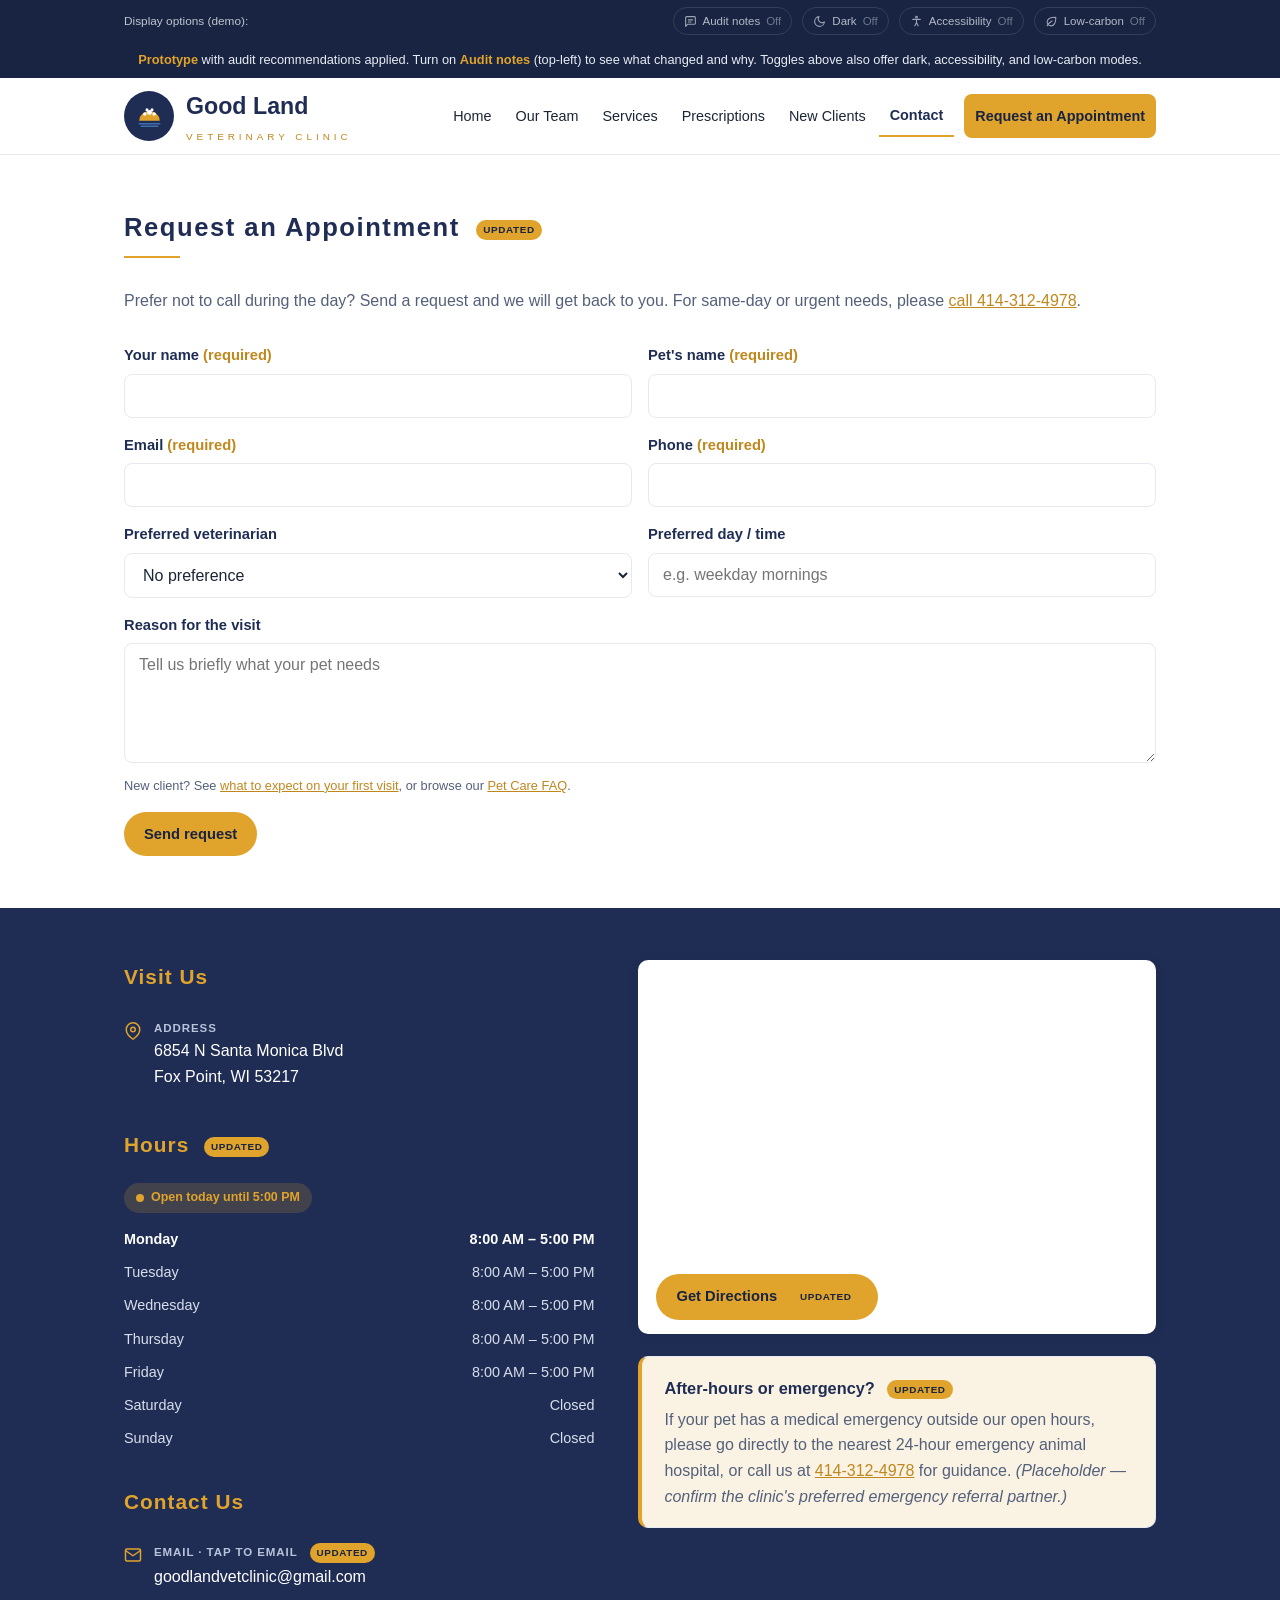
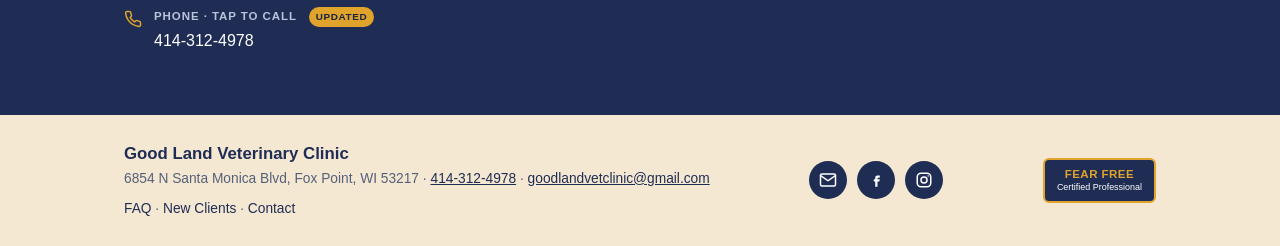
<file: get-in-touch.html>
<!DOCTYPE html>
<html lang="en" data-theme="light" data-a11y="off" data-carbon="off">
<head>
  <meta charset="UTF-8" />
  <meta name="viewport" content="width=device-width, initial-scale=1.0" />
  <title>Contact &amp; Appointments — Good Land Veterinary Clinic</title>
  <meta name="description" content="Request an appointment, call, or email Good Land Veterinary Clinic in Fox Point, WI. Hours, map, and directions included." />
  <link rel="stylesheet" href="assets/styles.css" />
  <script>(function(){try{var d=document.documentElement,s=localStorage;d.dataset.theme=s.gl_theme||(matchMedia('(prefers-color-scheme:dark)').matches?'dark':'light');d.dataset.a11y=s.gl_a11y||'off';d.dataset.carbon=s.gl_carbon||'off';}catch(e){}})();</script>
</head>
<body data-page="contact">
  <a class="skip-link" href="#main">Skip to main content</a>
  <div id="site-header"></div>

  <main id="main">
    <!-- NEW: appointment-request form -->
    <section class="section" id="request">
      <div class="wrap">
        <h1 class="section-head">Request an Appointment <span class="rec">UPDATED</span></h1>
        <div class="section-rule"></div>
        <p class="section-intro">Prefer not to call during the day? Send a request and we will get back to you. For same-day or urgent needs, please <a href="tel:+14143124978">call 414-312-4978</a>.</p>

        <form class="form" data-note-title="Online appointment request" data-note-pri="High" data-note-why="Captures after-hours and at-work intent that a phone-only path loses. Preferred vet and time make it effortless, and it works on any device." style="margin:0 auto;" onsubmit="event.preventDefault(); this.reset(); document.getElementById('form-ok').hidden=false;">
          <div class="field-row">
            <div class="field">
              <label for="owner">Your name <span class="req">(required)</span></label>
              <input id="owner" name="owner" type="text" autocomplete="name" required />
            </div>
            <div class="field">
              <label for="pet">Pet's name <span class="req">(required)</span></label>
              <input id="pet" name="pet" type="text" required />
            </div>
          </div>
          <div class="field-row">
            <div class="field">
              <label for="email">Email <span class="req">(required)</span></label>
              <input id="email" name="email" type="email" autocomplete="email" required />
            </div>
            <div class="field">
              <label for="phone">Phone <span class="req">(required)</span></label>
              <input id="phone" name="phone" type="tel" autocomplete="tel" required />
            </div>
          </div>
          <div class="field-row">
            <div class="field">
              <label for="vet">Preferred veterinarian</label>
              <select id="vet" name="vet">
                <option value="">No preference</option>
                <option>Dr. Becky Moss</option>
                <option>Dr. Marta Kelly</option>
              </select>
            </div>
            <div class="field">
              <label for="time">Preferred day / time</label>
              <input id="time" name="time" type="text" placeholder="e.g. weekday mornings" />
            </div>
          </div>
          <div class="field">
            <label for="reason">Reason for the visit</label>
            <textarea id="reason" name="reason" placeholder="Tell us briefly what your pet needs"></textarea>
            <p class="hint">New client? See <a href="new-clients.html">what to expect on your first visit</a>, or browse our <a href="faq.html">Pet Care FAQ</a>.</p>
          </div>
          <button class="btn btn-gold" type="submit">Send request</button>
          <p id="form-ok" hidden role="status" style="margin-top:14px;color:var(--accent-strong);font-weight:700;">Thanks. This is a demo form, so nothing was sent, but a live version would deliver this to the clinic and confirm by email.</p>
        </form>
      </div>
    </section>

    <!-- Contact band -->
    <section class="contact-band">
      <div class="wrap">
        <div class="contact-grid">
          <div>
            <h2>Visit Us</h2>
            <div class="info-row">
              <svg viewBox="0 0 24 24" fill="none" stroke="currentColor" stroke-width="2" stroke-linecap="round" stroke-linejoin="round"><path d="M21 10c0 7-9 13-9 13s-9-6-9-13a9 9 0 0 1 18 0z"/><circle cx="12" cy="10" r="3"/></svg>
              <div><p class="label">Address</p><a href="https://www.google.com/maps/dir/?api=1&destination=6854+N+Santa+Monica+Blvd+Fox+Point+WI+53217" target="_blank" rel="noopener">6854 N Santa Monica Blvd<br>Fox Point, WI 53217</a></div>
            </div>
            <h2 class="mt">Hours <span class="rec">UPDATED</span></h2>
            <span class="open-now"><span class="dot"></span> Open today until 5:00 PM</span>
            <table class="hours">
              <tr class="today"><td>Monday</td><td>8:00 AM – 5:00 PM</td></tr>
              <tr><td>Tuesday</td><td>8:00 AM – 5:00 PM</td></tr>
              <tr><td>Wednesday</td><td>8:00 AM – 5:00 PM</td></tr>
              <tr><td>Thursday</td><td>8:00 AM – 5:00 PM</td></tr>
              <tr><td>Friday</td><td>8:00 AM – 5:00 PM</td></tr>
              <tr><td>Saturday</td><td>Closed</td></tr>
              <tr><td>Sunday</td><td>Closed</td></tr>
            </table>
            <h2 class="mt">Contact Us</h2>
            <div class="info-row">
              <svg viewBox="0 0 24 24" fill="none" stroke="currentColor" stroke-width="2" stroke-linecap="round" stroke-linejoin="round"><rect x="2" y="4" width="20" height="16" rx="2"/><path d="m2 6 10 7 10-7"/></svg>
              <div><p class="label">Email &middot; tap to email <span class="rec">UPDATED</span></p><a href="mailto:goodlandvetclinic@gmail.com">goodlandvetclinic@gmail.com</a></div>
            </div>
            <div class="info-row">
              <svg viewBox="0 0 24 24" fill="none" stroke="currentColor" stroke-width="2" stroke-linecap="round" stroke-linejoin="round"><path d="M22 16.92v3a2 2 0 0 1-2.18 2 19.79 19.79 0 0 1-8.63-3.07 19.5 19.5 0 0 1-6-6 19.79 19.79 0 0 1-3.07-8.67A2 2 0 0 1 4.11 2h3a2 2 0 0 1 2 1.72c.13.96.36 1.9.7 2.81a2 2 0 0 1-.45 2.11L8.09 9.91a16 16 0 0 0 6 6l1.27-1.27a2 2 0 0 1 2.11-.45c.91.34 1.85.57 2.81.7A2 2 0 0 1 22 16.92z"/></svg>
              <div><p class="label">Phone &middot; tap to call <span class="rec">UPDATED</span></p><a href="tel:+14143124978">414-312-4978</a></div>
            </div>
          </div>
          <div>
            <div class="map-card heavy-media" data-note-title="Hours, map, and directions on the contact page" data-note-pri="Medium" data-note-why="Putting hours and an embedded map on the contact page itself (not only the homepage) gives new clients directions, parking, and landmarks right where they decide to visit.">
              <div class="heavy-content">
                <iframe class="map-frame" title="Map to Good Land Veterinary Clinic" loading="lazy" data-src="https://www.google.com/maps?q=6854+N+Santa+Monica+Blvd,+Fox+Point,+WI+53217&output=embed"></iframe>
              </div>
              <div class="carbon-fallback">Map not loaded in low-carbon mode. <a href="https://www.google.com/maps/dir/?api=1&destination=6854+N+Santa+Monica+Blvd+Fox+Point+WI+53217" target="_blank" rel="noopener">Open directions in Google Maps</a>.</div>
              <div class="map-actions"><a class="btn btn-gold" href="https://www.google.com/maps/dir/?api=1&destination=6854+N+Santa+Monica+Blvd+Fox+Point+WI+53217" target="_blank" rel="noopener">Get Directions <span class="rec">UPDATED</span></a></div>
            </div>
            <div class="emergency" data-note-title="After-hours guidance" data-note-pri="High" data-note-why="Tells owners what to do in a crisis. Expected of a healthcare provider and a real trust signal.">
              <h3>After-hours or emergency? <span class="rec">UPDATED</span></h3>
              <p>If your pet has a medical emergency outside our open hours, please go directly to the nearest 24-hour emergency animal hospital, or call us at <a href="tel:+14143124978">414-312-4978</a> for guidance. <em>(Placeholder — confirm the clinic's preferred emergency referral partner.)</em></p>
            </div>
          </div>
        </div>
      </div>
    </section>
  </main>

  <div id="site-footer"></div>
  <script src="assets/app.js" defer></script>
</body>
</html>
</file>
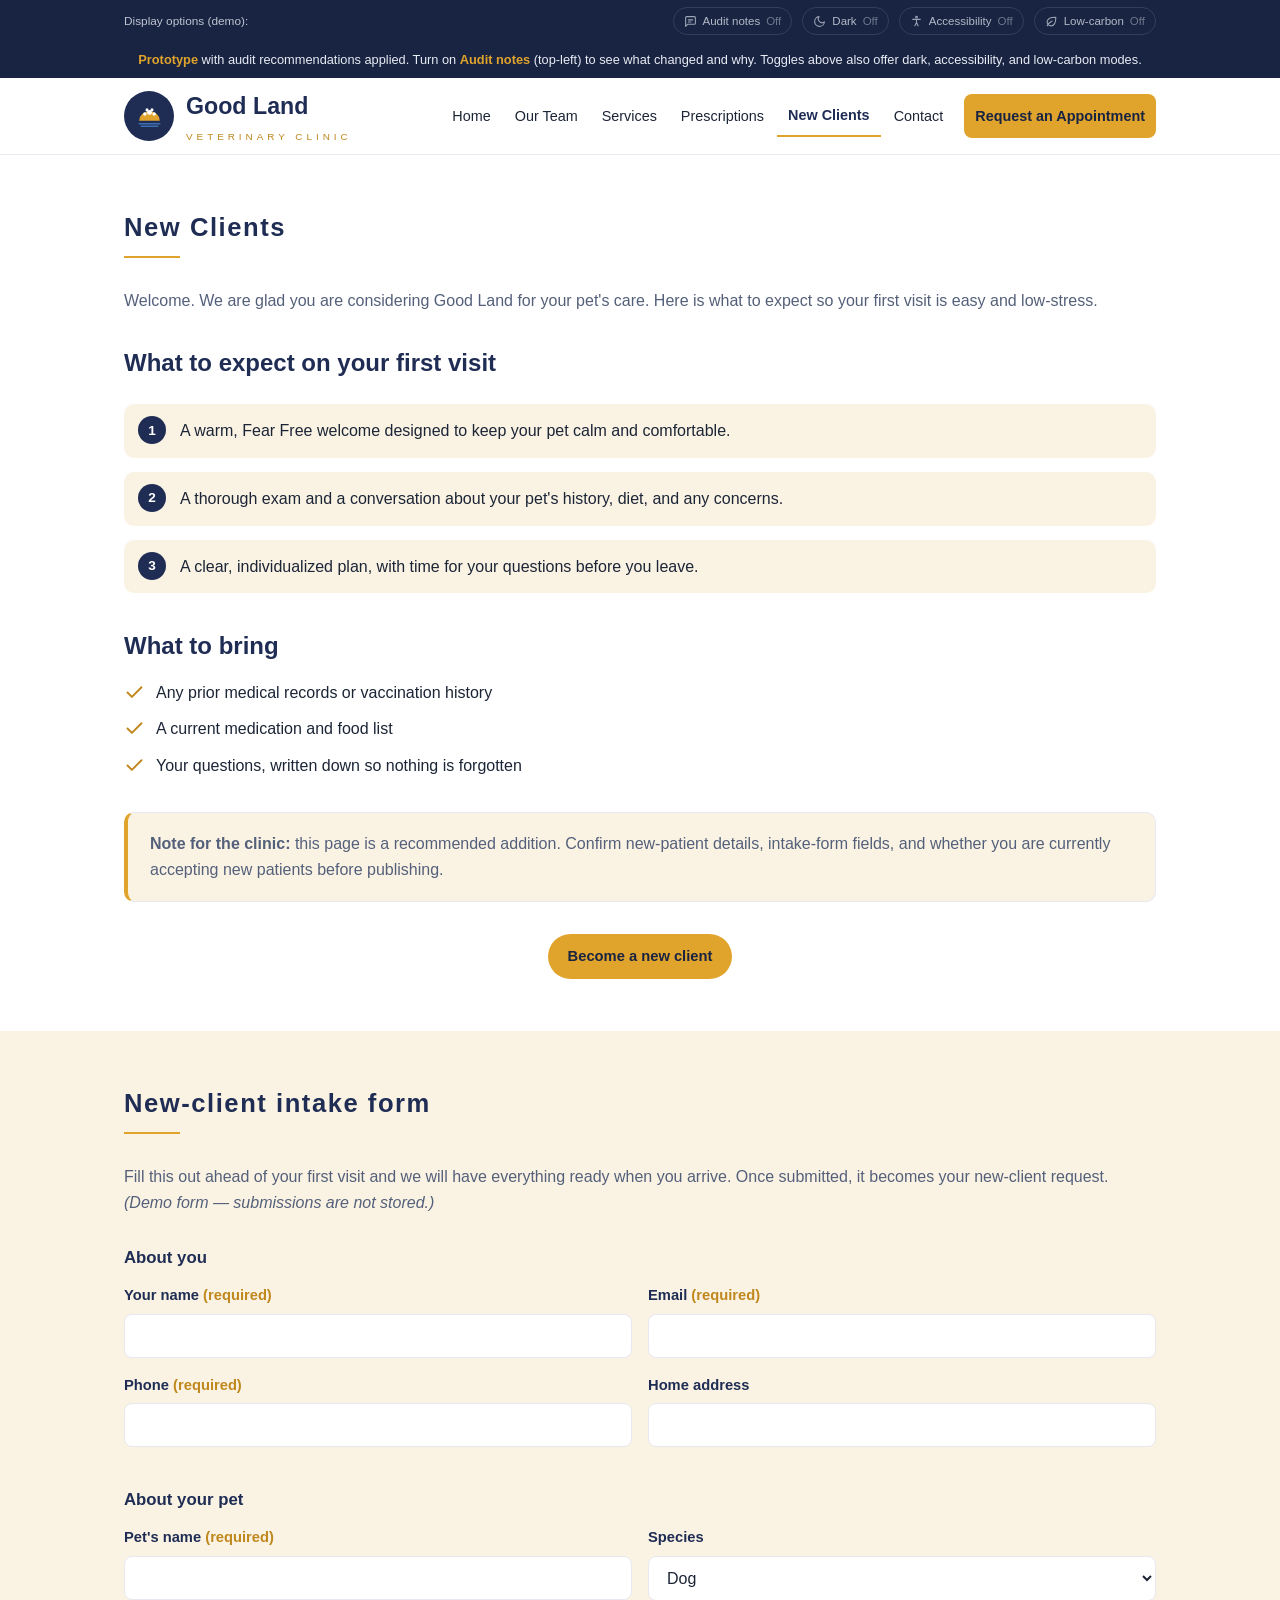
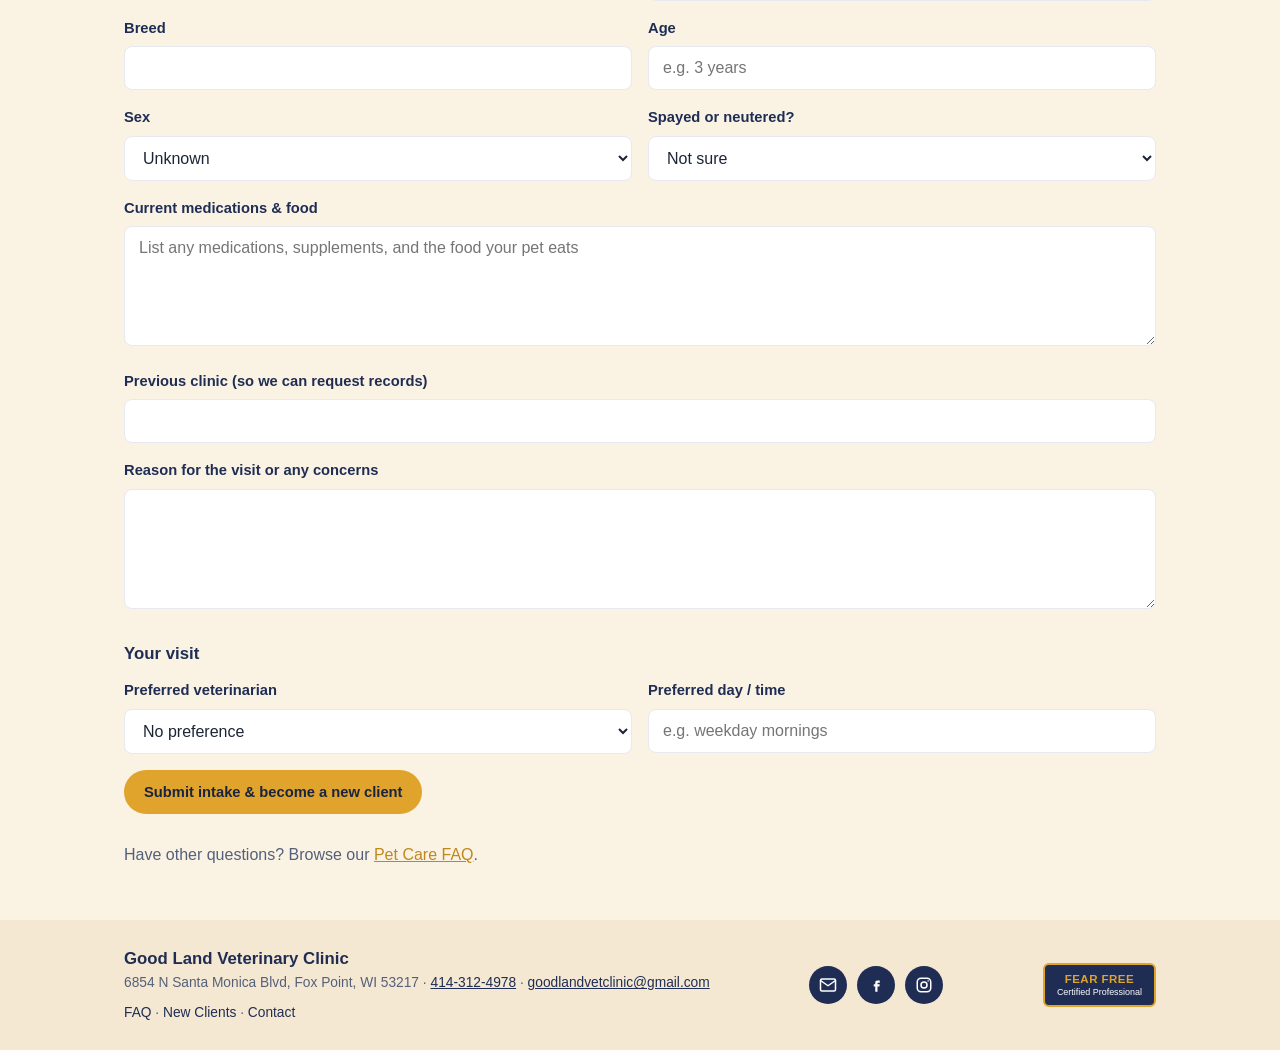
<file: new-clients.html>
<!DOCTYPE html>
<html lang="en" data-theme="light" data-a11y="off" data-carbon="off">
<head>
  <meta charset="UTF-8" />
  <meta name="viewport" content="width=device-width, initial-scale=1.0" />
  <title>New Clients — Good Land Veterinary Clinic</title>
  <meta name="description" content="Welcome to Good Land Veterinary Clinic. What to expect on your first visit, what to bring, and how to book as a new client in Fox Point, WI." />
  <link rel="stylesheet" href="assets/styles.css" />
  <script>(function(){try{var d=document.documentElement,s=localStorage;d.dataset.theme=s.gl_theme||(matchMedia('(prefers-color-scheme:dark)').matches?'dark':'light');d.dataset.a11y=s.gl_a11y||'off';d.dataset.carbon=s.gl_carbon||'off';}catch(e){}})();</script>
</head>
<body data-page="new">
  <a class="skip-link" href="#main">Skip to main content</a>
  <div id="site-header"></div>

  <main id="main">
    <section class="section">
      <div class="wrap">
        <h1 class="section-head">New Clients</h1>
        <div class="section-rule"></div>
        <div class="reco" data-note-title="Recommended new page: New Clients" data-note-pri="High" data-note-why="A dedicated New Clients page reduces first-visit anxiety with what to expect and what to bring, converting hesitant browsers into booked clients."><span class="reco-tag">Recommended new page</span> New Clients</div>
        <p class="section-intro">Welcome. We are glad you are considering Good Land for your pet's care. Here is what to expect so your first visit is easy and low-stress.</p>

        <h2 style="color:var(--heading);margin:8px 0 14px;">What to expect on your first visit</h2>
        <ol class="steps">
          <li>A warm, Fear Free welcome designed to keep your pet calm and comfortable.</li>
          <li>A thorough exam and a conversation about your pet's history, diet, and any concerns.</li>
          <li>A clear, individualized plan, with time for your questions before you leave.</li>
        </ol>

        <h2 style="color:var(--heading);margin:34px 0 14px;">What to bring</h2>
        <ul class="trust-list" style="margin:0;">
          <li><svg viewBox="0 0 24 24" fill="none" stroke="currentColor" stroke-width="2.2" stroke-linecap="round" stroke-linejoin="round" aria-hidden="true"><path d="M20 6 9 17l-5-5"/></svg><span>Any prior medical records or vaccination history</span></li>
          <li><svg viewBox="0 0 24 24" fill="none" stroke="currentColor" stroke-width="2.2" stroke-linecap="round" stroke-linejoin="round" aria-hidden="true"><path d="M20 6 9 17l-5-5"/></svg><span>A current medication and food list</span></li>
          <li><svg viewBox="0 0 24 24" fill="none" stroke="currentColor" stroke-width="2.2" stroke-linecap="round" stroke-linejoin="round" aria-hidden="true"><path d="M20 6 9 17l-5-5"/></svg><span>Your questions, written down so nothing is forgotten</span></li>
        </ul>

        <div class="emergency" style="margin:34px 0 0;">
          <p style="margin:0;"><strong>Note for the clinic:</strong> this page is a recommended addition. Confirm new-patient details, intake-form fields, and whether you are currently accepting new patients before publishing.</p>
        </div>

        <div class="center-cta"><a class="btn btn-gold" href="#intake">Become a new client</a></div>
      </div>
    </section>

    <section class="section alt" id="intake">
      <div class="wrap">
        <h2 class="section-head">New-client intake form</h2>
        <div class="section-rule"></div>
        <p class="section-intro">Fill this out ahead of your first visit and we will have everything ready when you arrive. Once submitted, it becomes your new-client request. <em>(Demo form &mdash; submissions are not stored.)</em></p>

        <form class="form" data-note-title="New-patient intake form" data-note-pri="High" data-note-why="Lets new clients complete their paperwork before the first visit, so check-in is faster and the clinic already has the pet's history. The completed intake becomes the new-client request." onsubmit="event.preventDefault(); this.reset(); var ok=document.getElementById('intake-ok'); ok.hidden=false; ok.scrollIntoView({behavior:'smooth',block:'center'});">
          <h3 style="color:var(--heading);margin:0 0 12px;font-size:1.05rem;">About you</h3>
          <div class="field-row">
            <div class="field"><label for="o-name">Your name <span class="req">(required)</span></label><input id="o-name" name="owner" type="text" autocomplete="name" required /></div>
            <div class="field"><label for="o-email">Email <span class="req">(required)</span></label><input id="o-email" name="email" type="email" autocomplete="email" required /></div>
          </div>
          <div class="field-row">
            <div class="field"><label for="o-phone">Phone <span class="req">(required)</span></label><input id="o-phone" name="phone" type="tel" autocomplete="tel" required /></div>
            <div class="field"><label for="o-addr">Home address</label><input id="o-addr" name="address" type="text" autocomplete="street-address" /></div>
          </div>

          <h3 style="color:var(--heading);margin:24px 0 12px;font-size:1.05rem;">About your pet</h3>
          <div class="field-row">
            <div class="field"><label for="p-name">Pet's name <span class="req">(required)</span></label><input id="p-name" name="pet" type="text" required /></div>
            <div class="field"><label for="p-species">Species</label><select id="p-species" name="species"><option>Dog</option><option>Cat</option><option>Other</option></select></div>
          </div>
          <div class="field-row">
            <div class="field"><label for="p-breed">Breed</label><input id="p-breed" name="breed" type="text" /></div>
            <div class="field"><label for="p-age">Age</label><input id="p-age" name="age" type="text" placeholder="e.g. 3 years" /></div>
          </div>
          <div class="field-row">
            <div class="field"><label for="p-sex">Sex</label><select id="p-sex" name="sex"><option>Unknown</option><option>Female</option><option>Male</option></select></div>
            <div class="field"><label for="p-fixed">Spayed or neutered?</label><select id="p-fixed" name="fixed"><option>Not sure</option><option>Yes</option><option>No</option></select></div>
          </div>
          <div class="field"><label for="p-meds">Current medications &amp; food</label><textarea id="p-meds" name="meds" placeholder="List any medications, supplements, and the food your pet eats"></textarea></div>
          <div class="field"><label for="p-prior">Previous clinic (so we can request records)</label><input id="p-prior" name="prior" type="text" /></div>
          <div class="field"><label for="p-reason">Reason for the visit or any concerns</label><textarea id="p-reason" name="reason"></textarea></div>

          <h3 style="color:var(--heading);margin:24px 0 12px;font-size:1.05rem;">Your visit</h3>
          <div class="field-row">
            <div class="field"><label for="v-vet">Preferred veterinarian</label><select id="v-vet" name="vet"><option value="">No preference</option><option>Dr. Becky Moss</option><option>Dr. Marta Kelly</option></select></div>
            <div class="field"><label for="v-time">Preferred day / time</label><input id="v-time" name="time" type="text" placeholder="e.g. weekday mornings" /></div>
          </div>

          <button class="btn btn-gold" type="submit">Submit intake &amp; become a new client</button>
          <p id="intake-ok" hidden role="status" style="margin-top:14px;color:var(--accent-strong);font-weight:700;">Thanks. This is a demo, so nothing was sent. In a live version, your intake would be saved and attached to your new-client request, so your first visit is ready to go.</p>
        </form>

        <p class="section-intro" style="margin:28px 0 0;">Have other questions? Browse our <a href="faq.html">Pet Care FAQ</a>.</p>
      </div>
    </section>
  </main>

  <div id="site-footer"></div>
  <script src="assets/app.js" defer></script>
</body>
</html>
</file>
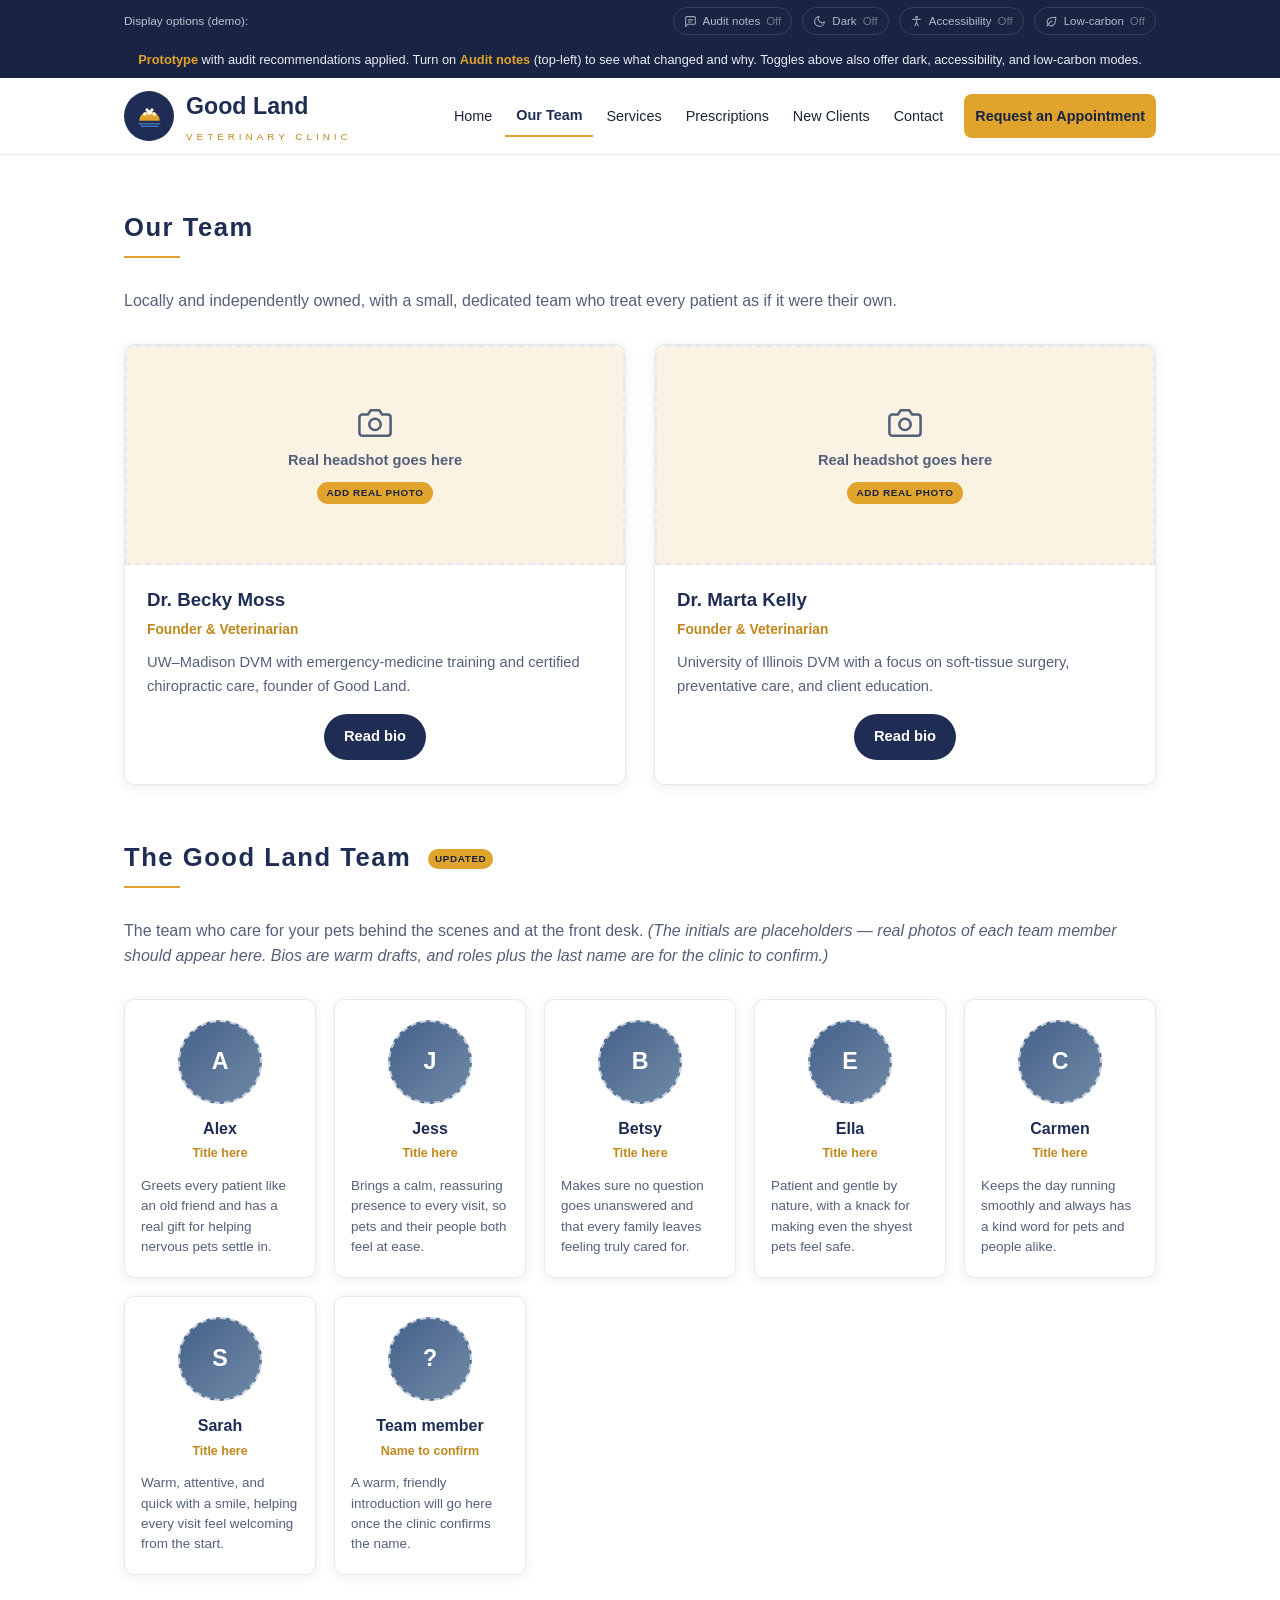
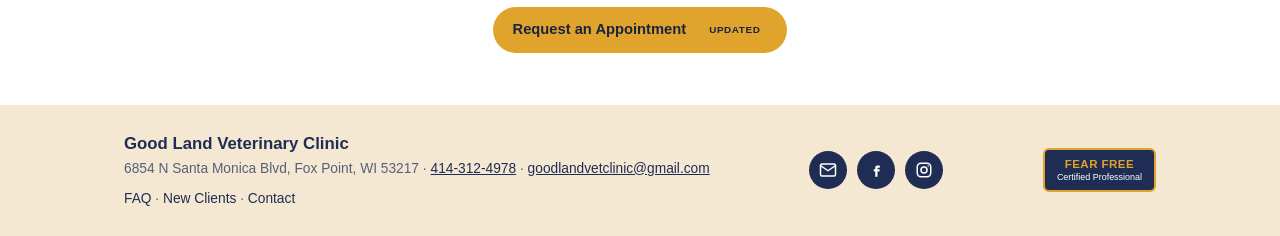
<file: our-team.html>
<!DOCTYPE html>
<html lang="en" data-theme="light" data-a11y="off" data-carbon="off">
<head>
  <meta charset="UTF-8" />
  <meta name="viewport" content="width=device-width, initial-scale=1.0" />
  <title>Our Team — Good Land Veterinary Clinic</title>
  <meta name="description" content="Meet Drs. Becky Moss and Marta Kelly, the veterinarians behind Good Land Veterinary Clinic in Fox Point, WI." />
  <link rel="stylesheet" href="assets/styles.css" />
  <script>(function(){try{var d=document.documentElement,s=localStorage;d.dataset.theme=s.gl_theme||(matchMedia('(prefers-color-scheme:dark)').matches?'dark':'light');d.dataset.a11y=s.gl_a11y||'off';d.dataset.carbon=s.gl_carbon||'off';}catch(e){}})();</script>
</head>
<body data-page="team">
  <a class="skip-link" href="#main">Skip to main content</a>
  <div id="site-header"></div>

  <main id="main">
    <section class="section">
      <div class="wrap">
        <h1 class="section-head">Our Team</h1>
        <div class="section-rule"></div>
        <p class="section-intro">Locally and independently owned, with a small, dedicated team who treat every patient as if it were their own.</p>

        <div class="team-grid" data-note-title="Add professional photos" data-note-pri="Medium" data-note-why="Real headshots plus clinic and behind-the-scenes photos help future clients picture the experience and build a warmer connection before they visit.">
          <article class="member">
            <div class="photo photo-ph" role="img" aria-label="Placeholder: Dr. Becky Moss's real headshot should appear here"><span class="ph-inner"><svg viewBox="0 0 24 24" fill="none" stroke="currentColor" stroke-width="1.8" stroke-linecap="round" stroke-linejoin="round"><path d="M23 19a2 2 0 0 1-2 2H3a2 2 0 0 1-2-2V8a2 2 0 0 1 2-2h4l2-3h6l2 3h4a2 2 0 0 1 2 2z"/><circle cx="12" cy="13" r="4"/></svg><span>Real headshot goes here</span><span class="ph-tag">Add real photo</span></span></div>
            <div class="body">
              <h3>Dr. Becky Moss</h3>
              <p class="role">Founder &amp; Veterinarian</p>
              <p>UW–Madison DVM with emergency-medicine training and certified chiropractic care, founder of Good Land.</p>
              <a class="btn btn-navy" href="dr-becky-moss.html">Read bio</a>
            </div>
          </article>
          <article class="member">
            <div class="photo photo-ph" role="img" aria-label="Placeholder: Dr. Marta Kelly's real headshot should appear here"><span class="ph-inner"><svg viewBox="0 0 24 24" fill="none" stroke="currentColor" stroke-width="1.8" stroke-linecap="round" stroke-linejoin="round"><path d="M23 19a2 2 0 0 1-2 2H3a2 2 0 0 1-2-2V8a2 2 0 0 1 2-2h4l2-3h6l2 3h4a2 2 0 0 1 2 2z"/><circle cx="12" cy="13" r="4"/></svg><span>Real headshot goes here</span><span class="ph-tag">Add real photo</span></span></div>
            <div class="body">
              <h3>Dr. Marta Kelly</h3>
              <p class="role">Founder &amp; Veterinarian</p>
              <p>University of Illinois DVM with a focus on soft-tissue surgery, preventative care, and client education.</p>
              <a class="btn btn-navy" href="dr-marta-kelly.html">Read bio</a>
            </div>
          </article>
        </div>

        <!-- NEW: the rest of the team (support staff) -->
        <h2 class="section-head" style="margin-top:52px;">The Good Land Team <span class="rec">UPDATED</span></h2>
        <div class="section-rule"></div>
        <p class="section-intro">The team who care for your pets behind the scenes and at the front desk. <em>(The initials are placeholders — real photos of each team member should appear here. Bios are warm drafts, and roles plus the last name are for the clinic to confirm.)</em></p>

        <div class="staff-grid" data-note-title="Introduce the full team" data-note-pri="Medium" data-note-why="Showing the support team with photos signals capacity and care, and helps new clients feel they already know the people caring for their pet.">
          <div class="staff"><div class="avatar" aria-hidden="true">A</div><h3>Alex</h3><p class="role">Title here</p><p class="sbio">Greets every patient like an old friend and has a real gift for helping nervous pets settle in.</p></div>
          <div class="staff"><div class="avatar" aria-hidden="true">J</div><h3>Jess</h3><p class="role">Title here</p><p class="sbio">Brings a calm, reassuring presence to every visit, so pets and their people both feel at ease.</p></div>
          <div class="staff"><div class="avatar" aria-hidden="true">B</div><h3>Betsy</h3><p class="role">Title here</p><p class="sbio">Makes sure no question goes unanswered and that every family leaves feeling truly cared for.</p></div>
          <div class="staff"><div class="avatar" aria-hidden="true">E</div><h3>Ella</h3><p class="role">Title here</p><p class="sbio">Patient and gentle by nature, with a knack for making even the shyest pets feel safe.</p></div>
          <div class="staff"><div class="avatar" aria-hidden="true">C</div><h3>Carmen</h3><p class="role">Title here</p><p class="sbio">Keeps the day running smoothly and always has a kind word for pets and people alike.</p></div>
          <div class="staff"><div class="avatar" aria-hidden="true">S</div><h3>Sarah</h3><p class="role">Title here</p><p class="sbio">Warm, attentive, and quick with a smile, helping every visit feel welcoming from the start.</p></div>
          <div class="staff"><div class="avatar" aria-hidden="true">?</div><h3>Team member</h3><p class="role">Name to confirm</p><p class="sbio">A warm, friendly introduction will go here once the clinic confirms the name.</p></div>
        </div>

        <div class="center-cta"><a class="btn btn-gold" href="get-in-touch.html#request">Request an Appointment <span class="rec">UPDATED</span></a></div>
      </div>
    </section>
  </main>

  <div id="site-footer"></div>
  <script src="assets/app.js" defer></script>
</body>
</html>
</file>
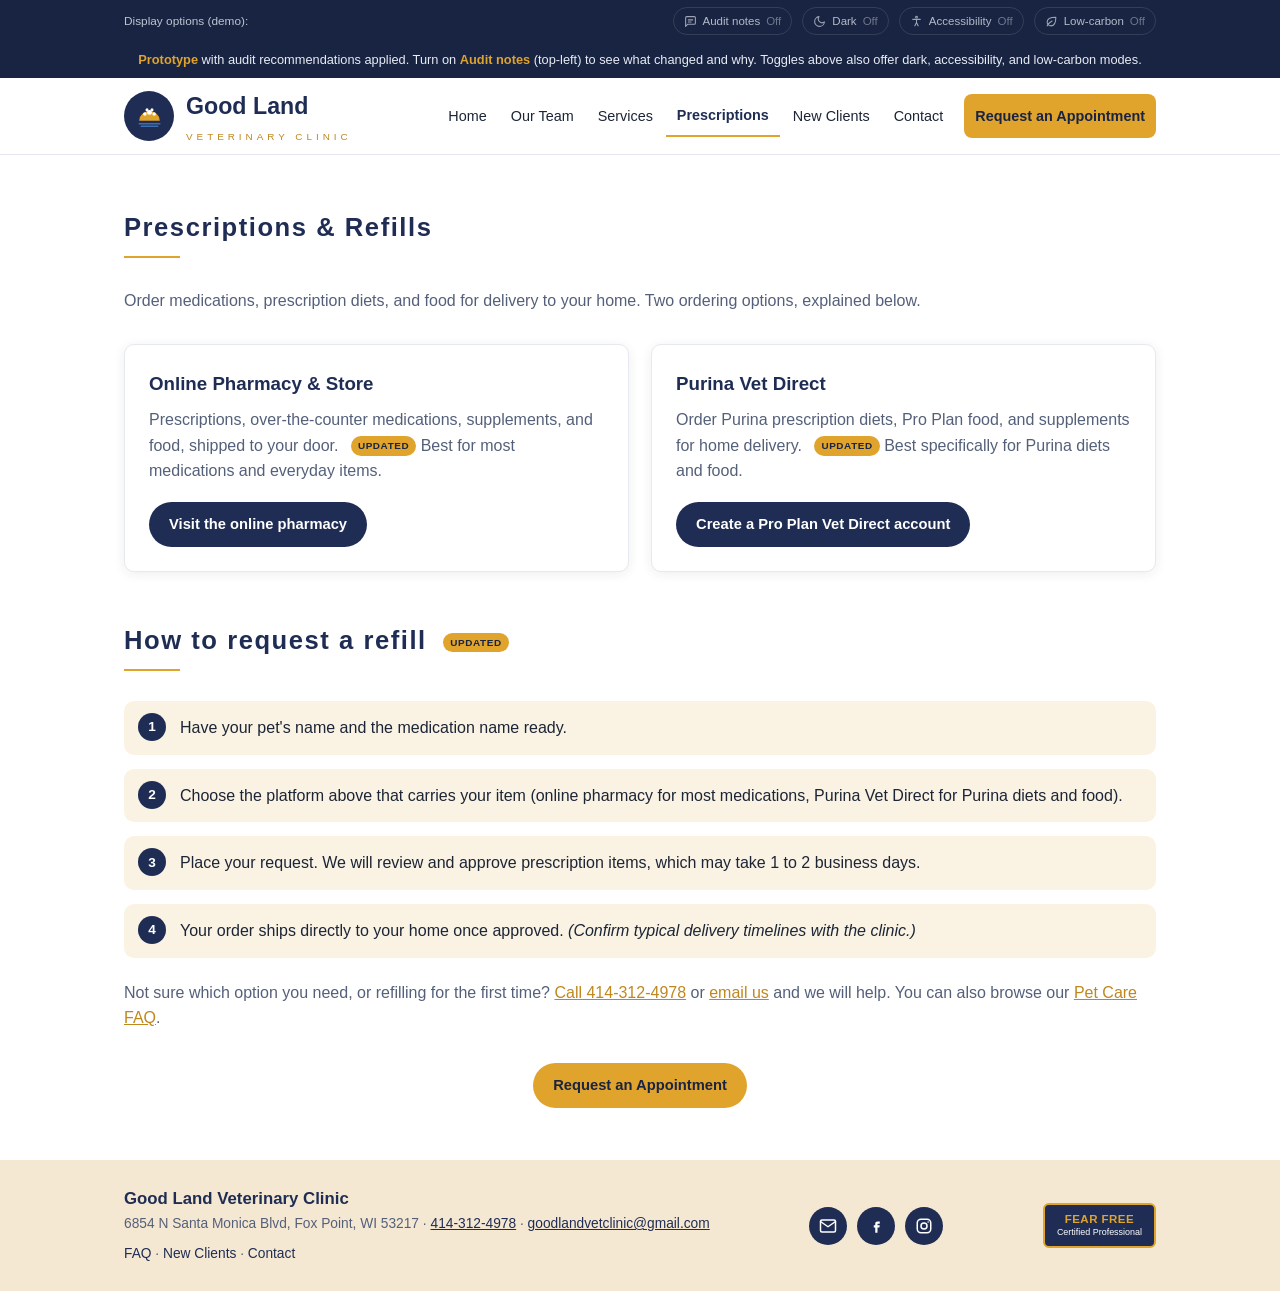
<file: prescriptions.html>
<!DOCTYPE html>
<html lang="en" data-theme="light" data-a11y="off" data-carbon="off">
<head>
  <meta charset="UTF-8" />
  <meta name="viewport" content="width=device-width, initial-scale=1.0" />
  <title>Prescriptions &amp; Refills — Good Land Veterinary Clinic</title>
  <meta name="description" content="Order medications, prescription diets, and pet food for home delivery, and learn how to request a refill from Good Land Veterinary Clinic." />
  <link rel="stylesheet" href="assets/styles.css" />
  <script>(function(){try{var d=document.documentElement,s=localStorage;d.dataset.theme=s.gl_theme||(matchMedia('(prefers-color-scheme:dark)').matches?'dark':'light');d.dataset.a11y=s.gl_a11y||'off';d.dataset.carbon=s.gl_carbon||'off';}catch(e){}})();</script>
</head>
<body data-page="rx">
  <a class="skip-link" href="#main">Skip to main content</a>
  <div id="site-header"></div>

  <main id="main">
    <section class="section">
      <div class="wrap">
        <h1 class="section-head">Prescriptions &amp; Refills</h1>
        <div class="section-rule"></div>
        <p class="section-intro">Order medications, prescription diets, and food for delivery to your home. Two ordering options, explained below.</p>

        <div class="rx-grid" data-note-title="Add pharmacy trust messaging" data-note-pri="Medium" data-note-why="A short line on why to buy through the clinic &mdash; manufacturer guarantees, prescription verification, home-delivery convenience &mdash; reassures clients and keeps orders in-house.">
          <div class="rx-card">
            <h3>Online Pharmacy &amp; Store</h3>
            <p>Prescriptions, over-the-counter medications, supplements, and food, shipped to your door. <span class="rec">UPDATED</span> Best for most medications and everyday items.</p>
            <a class="btn btn-navy" href="#" target="_blank" rel="noopener">Visit the online pharmacy</a>
          </div>
          <div class="rx-card">
            <h3>Purina Vet Direct</h3>
            <p>Order Purina prescription diets, Pro Plan food, and supplements for home delivery. <span class="rec">UPDATED</span> Best specifically for Purina diets and food.</p>
            <a class="btn btn-navy" href="#" target="_blank" rel="noopener">Create a Pro Plan Vet Direct account</a>
          </div>
        </div>

        <!-- NEW: step-by-step refill instructions for existing clients -->
        <h2 class="section-head" style="margin-top:48px;">How to request a refill <span class="rec">UPDATED</span></h2>
        <div class="section-rule"></div>
        <ol class="steps" data-note-title="Step-by-step refill instructions" data-note-pri="Medium" data-note-why="The live site sends people to two external pharmacies with no guidance. Clear steps reduce confusion and refill-related phone calls.">
          <li>Have your pet's name and the medication name ready.</li>
          <li>Choose the platform above that carries your item (online pharmacy for most medications, Purina Vet Direct for Purina diets and food).</li>
          <li>Place your request. We will review and approve prescription items, which may take 1 to 2 business days.</li>
          <li>Your order ships directly to your home once approved. <em>(Confirm typical delivery timelines with the clinic.)</em></li>
        </ol>
        <p class="section-intro" style="margin-top:22px;">Not sure which option you need, or refilling for the first time? <a href="tel:+14143124978">Call 414-312-4978</a> or <a href="mailto:goodlandvetclinic@gmail.com">email us</a> and we will help. You can also browse our <a href="faq.html">Pet Care FAQ</a>.</p>

        <div class="center-cta"><a class="btn btn-gold" href="get-in-touch.html#request">Request an Appointment</a></div>
      </div>
    </section>
  </main>

  <div id="site-footer"></div>
  <script src="assets/app.js" defer></script>
</body>
</html>
</file>
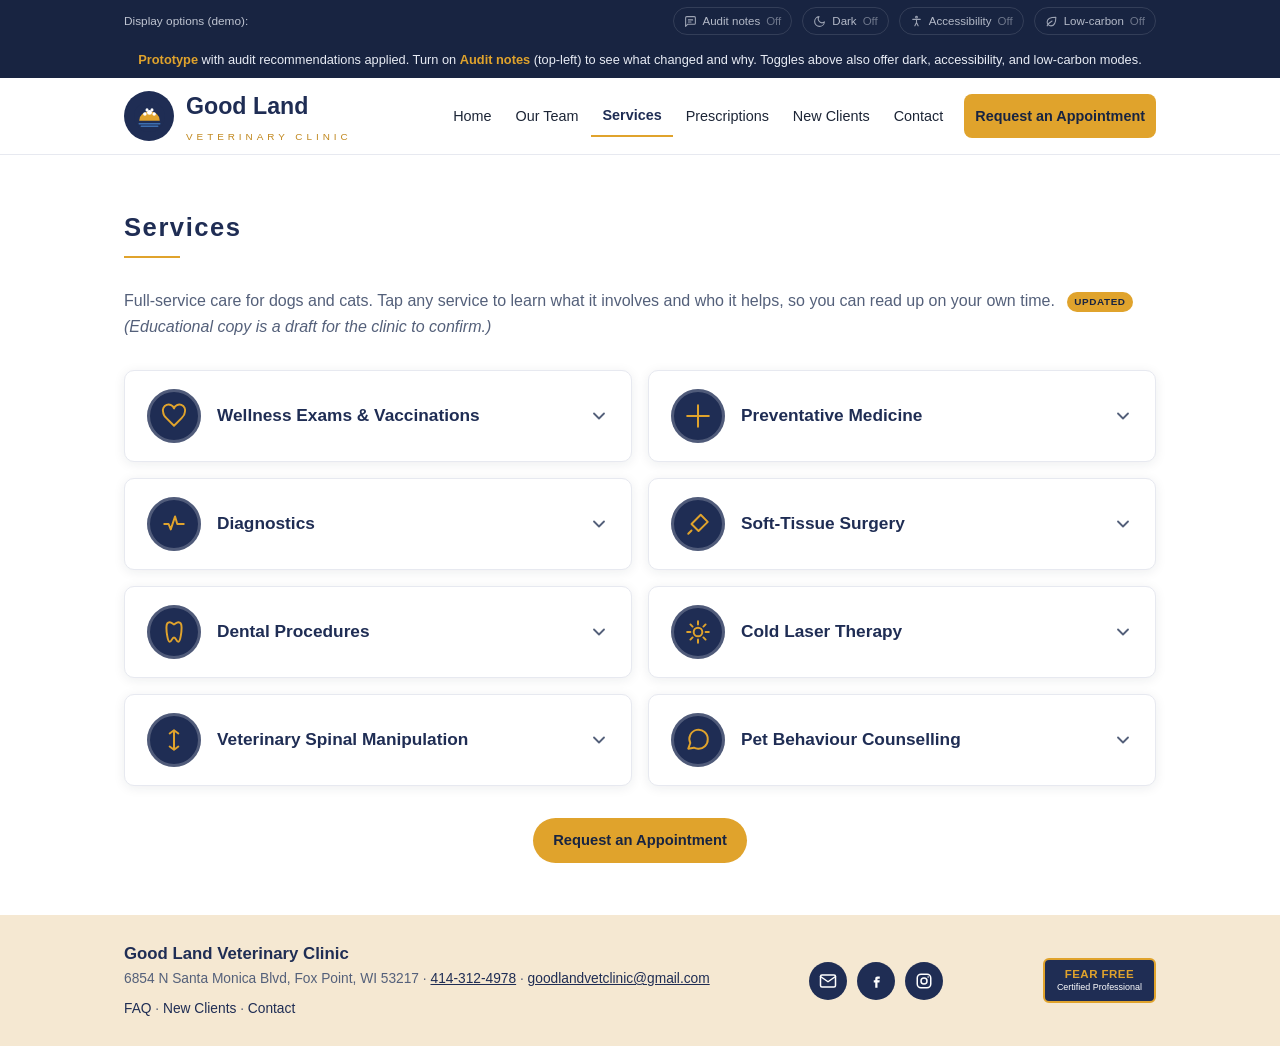
<file: services.html>
<!DOCTYPE html>
<html lang="en" data-theme="light" data-a11y="off" data-carbon="off">
<head>
  <meta charset="UTF-8" />
  <meta name="viewport" content="width=device-width, initial-scale=1.0" />
  <title>Services — Good Land Veterinary Clinic</title>
  <meta name="description" content="Wellness, preventative medicine, diagnostics, soft-tissue surgery, dental care, cold laser therapy, spinal manipulation, and behavior counselling for dogs and cats in Fox Point, WI." />
  <link rel="stylesheet" href="assets/styles.css" />
  <script>(function(){try{var d=document.documentElement,s=localStorage;d.dataset.theme=s.gl_theme||(matchMedia('(prefers-color-scheme:dark)').matches?'dark':'light');d.dataset.a11y=s.gl_a11y||'off';d.dataset.carbon=s.gl_carbon||'off';}catch(e){}})();</script>
</head>
<body data-page="services">
  <a class="skip-link" href="#main">Skip to main content</a>
  <div id="site-header"></div>

  <main id="main">
    <section class="section">
      <div class="wrap">
        <h1 class="section-head">Services</h1>
        <div class="section-rule"></div>
        <p class="section-intro">Full-service care for dogs and cats. Tap any service to learn what it involves and who it helps, so you can read up on your own time. <span class="rec">UPDATED</span> <em>(Educational copy is a draft for the clinic to confirm.)</em></p>

        <div class="acc" data-note-title="Detailed, educational services" data-note-pri="High" data-note-why="Titles alone do not inform or rank. Expandable, plain-language detail per service educates clients and strengthens local SEO &mdash; the single highest-impact content opportunity on the site.">
          <details>
            <summary>
              <span class="circle" aria-hidden="true"><svg viewBox="0 0 24 24" fill="none" stroke="currentColor" stroke-width="1.8" stroke-linecap="round" stroke-linejoin="round"><path d="M19 14c1.5-1.5 3-3.2 3-5.5A4.5 4.5 0 0 0 12 5 4.5 4.5 0 0 0 2 8.5C2 10.8 3.5 12.5 5 14l7 7z"/></svg></span>
              <h3>Wellness Exams &amp; Vaccinations</h3>
              <span class="chev" aria-hidden="true"><svg viewBox="0 0 24 24" fill="none" stroke="currentColor" stroke-width="2.2" stroke-linecap="round" stroke-linejoin="round"><path d="m6 9 6 6 6-6"/></svg></span>
            </summary>
            <div class="acc-body">
              <p>A wellness exam is a head-to-tail check of your pet's overall health, paired with the vaccines that protect against common, serious diseases.</p>
              <ul>
                <li>Full physical: heart, lungs, eyes, ears, skin, joints, and teeth</li>
                <li>Core vaccines plus lifestyle vaccines based on your pet's needs</li>
                <li>Time to discuss diet, behavior, and any concerns</li>
              </ul>
              <p>Recommended yearly for most adults, and more often for puppies, kittens, and senior pets.</p>
            </div>
          </details>

          <details>
            <summary>
              <span class="circle" aria-hidden="true"><svg viewBox="0 0 24 24" fill="none" stroke="currentColor" stroke-width="1.8" stroke-linecap="round" stroke-linejoin="round"><path d="M12 2v20M2 12h20"/></svg></span>
              <h3>Preventative Medicine</h3>
              <span class="chev" aria-hidden="true"><svg viewBox="0 0 24 24" fill="none" stroke="currentColor" stroke-width="2.2" stroke-linecap="round" stroke-linejoin="round"><path d="m6 9 6 6 6-6"/></svg></span>
            </summary>
            <div class="acc-body">
              <p>Preventing illness is easier, safer, and less costly than treating it. Prevention keeps parasites, dental disease, and chronic conditions in check.</p>
              <ul>
                <li>Flea, tick, and heartworm prevention</li>
                <li>Dental care and home-care guidance</li>
                <li>Nutrition and weight management</li>
                <li>Baseline bloodwork to track changes over time</li>
              </ul>
            </div>
          </details>

          <details>
            <summary>
              <span class="circle" aria-hidden="true"><svg viewBox="0 0 24 24" fill="none" stroke="currentColor" stroke-width="1.8" stroke-linecap="round" stroke-linejoin="round"><path d="M3 12h4l2 5 4-12 2 7h6"/></svg></span>
              <h3>Diagnostics</h3>
              <span class="chev" aria-hidden="true"><svg viewBox="0 0 24 24" fill="none" stroke="currentColor" stroke-width="2.2" stroke-linecap="round" stroke-linejoin="round"><path d="m6 9 6 6 6-6"/></svg></span>
            </summary>
            <div class="acc-body">
              <p>Diagnostic testing gives us the information we need to make confident decisions about your pet's care.</p>
              <ul>
                <li>In-house and reference-lab bloodwork</li>
                <li>Urinalysis and fecal testing</li>
                <li>Digital x-ray and imaging</li>
              </ul>
              <p>Results often guide treatment the same day.</p>
            </div>
          </details>

          <details>
            <summary>
              <span class="circle" aria-hidden="true"><svg viewBox="0 0 24 24" fill="none" stroke="currentColor" stroke-width="1.8" stroke-linecap="round" stroke-linejoin="round"><path d="M14.5 3.5 21 10l-8.5 8.5L6 12z"/><path d="m3 21 3-3"/></svg></span>
              <h3>Soft-Tissue Surgery</h3>
              <span class="chev" aria-hidden="true"><svg viewBox="0 0 24 24" fill="none" stroke="currentColor" stroke-width="2.2" stroke-linecap="round" stroke-linejoin="round"><path d="m6 9 6 6 6-6"/></svg></span>
            </summary>
            <div class="acc-body">
              <p>Soft-tissue surgery covers procedures that don't involve bones, from routine to more complex.</p>
              <ul>
                <li>Spays and neuters</li>
                <li>Mass and lump removals</li>
                <li>Wound repair and other soft-tissue procedures</li>
              </ul>
              <p>Every surgery includes anesthetic monitoring, pain control, and clear aftercare instructions.</p>
            </div>
          </details>

          <details>
            <summary>
              <span class="circle" aria-hidden="true"><svg viewBox="0 0 24 24" fill="none" stroke="currentColor" stroke-width="1.8" stroke-linecap="round" stroke-linejoin="round"><path d="M8 3c-2 0-3 2-3 5s1 13 3 13 2-4 4-4 2 4 4 4 3-10 3-13-1-5-3-5-3 2-4 2-2-2-4-2z"/></svg></span>
              <h3>Dental Procedures</h3>
              <span class="chev" aria-hidden="true"><svg viewBox="0 0 24 24" fill="none" stroke="currentColor" stroke-width="2.2" stroke-linecap="round" stroke-linejoin="round"><path d="m6 9 6 6 6-6"/></svg></span>
            </summary>
            <div class="acc-body">
              <p>Dental health affects the whole body. Professional cleanings and treatment protect your pet's teeth, gums, and comfort.</p>
              <ul>
                <li>Cleaning and polishing under safe anesthesia</li>
                <li>Dental x-rays to check below the gum line</li>
                <li>Extractions when a tooth can't be saved</li>
              </ul>
              <p>Watch for warning signs like bad breath, drooling, or trouble eating.</p>
            </div>
          </details>

          <details>
            <summary>
              <span class="circle" aria-hidden="true"><svg viewBox="0 0 24 24" fill="none" stroke="currentColor" stroke-width="1.8" stroke-linecap="round" stroke-linejoin="round"><circle cx="12" cy="12" r="4"/><path d="M12 2v3M12 19v3M2 12h3M19 12h3M5 5l2 2M17 17l2 2M19 5l-2 2M7 17l-2 2"/></svg></span>
              <h3>Cold Laser Therapy</h3>
              <span class="chev" aria-hidden="true"><svg viewBox="0 0 24 24" fill="none" stroke="currentColor" stroke-width="2.2" stroke-linecap="round" stroke-linejoin="round"><path d="m6 9 6 6 6-6"/></svg></span>
            </summary>
            <div class="acc-body">
              <p>Cold (low-level) laser therapy is a gentle, drug-free treatment that uses light to reduce pain and inflammation and support healing.</p>
              <ul>
                <li>Arthritis and joint pain</li>
                <li>Wounds and post-surgical recovery</li>
                <li>Soft-tissue injuries</li>
              </ul>
              <p>Sessions are quick and painless, and most pets relax during treatment.</p>
            </div>
          </details>

          <details>
            <summary>
              <span class="circle" aria-hidden="true"><svg viewBox="0 0 24 24" fill="none" stroke="currentColor" stroke-width="1.8" stroke-linecap="round" stroke-linejoin="round"><path d="M12 3v18M8 6l4-3 4 3M8 18l4 3 4-3"/></svg></span>
              <h3>Veterinary Spinal Manipulation</h3>
              <span class="chev" aria-hidden="true"><svg viewBox="0 0 24 24" fill="none" stroke="currentColor" stroke-width="2.2" stroke-linecap="round" stroke-linejoin="round"><path d="m6 9 6 6 6-6"/></svg></span>
            </summary>
            <div class="acc-body">
              <p>Veterinary spinal manipulation (animal chiropractic) supports mobility and comfort by addressing the spine and joints.</p>
              <ul>
                <li>Stiffness or reduced mobility</li>
                <li>Recovery support after injury</li>
                <li>Part of a whole-pet wellness plan</li>
              </ul>
              <p>Provided by a certified practitioner as a complement to standard care.</p>
            </div>
          </details>

          <details>
            <summary>
              <span class="circle" aria-hidden="true"><svg viewBox="0 0 24 24" fill="none" stroke="currentColor" stroke-width="1.8" stroke-linecap="round" stroke-linejoin="round"><path d="M21 11.5a8.38 8.38 0 0 1-9 8.5 8.5 8.5 0 0 1-3.8-.9L3 20l1.9-5.2A8.5 8.5 0 1 1 21 11.5z"/></svg></span>
              <h3>Pet Behaviour Counselling</h3>
              <span class="chev" aria-hidden="true"><svg viewBox="0 0 24 24" fill="none" stroke="currentColor" stroke-width="2.2" stroke-linecap="round" stroke-linejoin="round"><path d="m6 9 6 6 6-6"/></svg></span>
            </summary>
            <div class="acc-body">
              <p>Behavior is health, too. Counselling helps with anxiety, training challenges, and unwanted behaviors using low-stress, Fear Free methods.</p>
              <ul>
                <li>Anxiety, fear, and stress</li>
                <li>House-training and basic training concerns</li>
                <li>Changes in behavior that may signal a medical issue</li>
              </ul>
              <p>Early help often prevents small issues from becoming big ones.</p>
            </div>
          </details>
        </div>

        <div class="reco" data-note-title="Add per-service FAQ sections" data-note-pri="Medium" data-note-why="Short FAQs under each service (e.g., Dental Care: how often to clean, signs of disease, what happens during the procedure) answer client questions and add valuable educational content for SEO."><span class="reco-tag">Recommended</span> Per-service FAQ sections (e.g., Dental Care FAQ)</div>

        <div class="center-cta"><a class="btn btn-gold" href="get-in-touch.html#request">Request an Appointment</a></div>
      </div>
    </section>
  </main>

  <div id="site-footer"></div>
  <script src="assets/app.js" defer></script>
</body>
</html>
</file>
<file: assets/styles.css>
/* ============================================================
   Good Land Veterinary Clinic — UX prototype stylesheet
   Palette sampled from the live site (navy + gold + cream).
   Modes: light / dark / accessibility / low-carbon (data-* on <html>)
   ============================================================ */

/* ---- Light (default) tokens ---- */
:root {
  --bg: #ffffff;
  --surface: #ffffff;
  --section: #f5e8d2;        /* cream blocks (service cards) */
  --section-soft: #faf3e4;
  --band: #1f2d54;           /* navy contact band */
  --band-soft: #182441;
  --text: #1c2536;
  --text-soft: #54607a;
  --heading: #1f2d54;        /* navy */
  --accent: #e0a32c;         /* gold */
  --accent-strong: #c0871d;
  --brand: #1f2d54;          /* navy, for logo + primary surfaces */
  --on-band: #e8ecf5;
  --on-brand: #ffffff;
  --border: #e7e9f0;
  --border-band: rgba(255, 255, 255, 0.16);
  --shadow: 0 2px 12px rgba(28, 37, 54, 0.08);
  --radius: 10px;
  --tap: 44px;
  --font: "Helvetica Neue", -apple-system, BlinkMacSystemFont, "Segoe UI", Roboto, Arial, sans-serif;
  --maxw: 1080px;
  --motion: 160ms ease;
}

/* ---- Dark theme ---- */
[data-theme="dark"] {
  --bg: #0f1626;
  --surface: #18223b;
  --section: #14203a;
  --section-soft: #18223b;
  --band: #0b1120;
  --band-soft: #060b15;
  --text: #e7ecf6;
  --text-soft: #a9b4cd;
  --heading: #eef2fb;
  --accent: #e8b347;
  --accent-strong: #f0c468;
  --brand: #2a3a68;
  --on-band: #dbe2f0;
  --on-brand: #ffffff;
  --border: #283353;
  --border-band: rgba(255, 255, 255, 0.14);
  --shadow: 0 2px 12px rgba(0, 0, 0, 0.4);
}

/* ---- Low-carbon: very dark, flat, no decorative cost ---- */
[data-carbon="on"] {
  --bg: #0a0e16;
  --surface: #0f1420;
  --section: #0f1420;
  --section-soft: #0f1420;
  --band: #070a11;
  --band-soft: #070a11;
  --text: #d7dde8;
  --text-soft: #93a0b6;
  --heading: #e6ebf4;
  --accent: #d9a23a;
  --accent-strong: #e6b652;
  --brand: #1a2540;
  --on-band: #d7dde8;
  --on-brand: #ffffff;
  --border: #1c2436;
  --border-band: rgba(255, 255, 255, 0.10);
  --shadow: none;
}

* { box-sizing: border-box; }
html { scroll-behavior: smooth; }

body {
  margin: 0;
  font-family: var(--font);
  color: var(--text);
  background: var(--bg);
  line-height: 1.6;
  transition: background var(--motion), color var(--motion);
}

/* Reduce motion preference + low-carbon kill animations */
@media (prefers-reduced-motion: reduce) { * { transition: none !important; scroll-behavior: auto !important; } }
[data-carbon="on"] * { transition: none !important; }
[data-carbon="on"] .hero-photo,
[data-carbon="on"] .bio-photo { background: var(--surface) !important; }

a:not(.btn) { color: var(--accent-strong); }
[data-theme="dark"] a:not(.btn), [data-carbon="on"] a:not(.btn) { color: var(--accent); }

a:focus-visible, button:focus-visible {
  outline: 3px solid var(--accent);
  outline-offset: 2px;
  border-radius: 6px;
}

.wrap { max-width: var(--maxw); margin: 0 auto; padding: 0 24px; }
.skip-link {
  position: absolute; left: -999px; top: 0; z-index: 200;
  background: var(--brand); color: #fff; padding: 10px 16px; border-radius: 0 0 8px 0;
}
.skip-link:focus { left: 0; }

/* Recommendation marker */
.rec {
  display: inline-block; background: var(--accent); color: #182441;
  font-size: 0.62rem; font-weight: 800; letter-spacing: 0.06em; text-transform: uppercase;
  padding: 2px 7px; border-radius: 999px; vertical-align: middle; margin-left: 8px;
}

/* ---- Utility bar (display toggles) ---- */
.util-bar { background: var(--band-soft); color: var(--on-band); }
.util-bar .wrap { display: flex; align-items: center; justify-content: flex-end; gap: 10px; min-height: 42px; flex-wrap: wrap; }
.util-bar .label { font-size: 0.74rem; color: var(--on-band); opacity: 0.8; margin-right: auto; }
.toggle {
  display: inline-flex; align-items: center; gap: 6px; cursor: pointer;
  background: transparent; color: var(--on-band); border: 1px solid var(--border-band);
  border-radius: 999px; padding: 4px 10px; font-size: 0.72rem; font-weight: 500; font-family: inherit;
  min-height: 28px; opacity: 0.75; transition: opacity var(--motion), background var(--motion);
}
.toggle:hover { opacity: 1; }
.toggle svg { width: 13px; height: 13px; opacity: 0.85; }
.toggle[aria-pressed="true"] { background: rgba(224, 163, 44, 0.16); color: var(--accent); border-color: rgba(224, 163, 44, 0.45); opacity: 1; font-weight: 600; }
.toggle .state { opacity: 0.55; }
.toggle[aria-pressed="true"] .state { opacity: 1; }

/* ---- Header ---- */
header.site { background: var(--surface); border-bottom: 1px solid var(--border); position: sticky; top: 0; z-index: 40; }
.bar { display: flex; align-items: center; justify-content: space-between; gap: 16px; min-height: 76px; }
.brand { display: flex; align-items: center; gap: 12px; text-decoration: none; }
.brand .logo { width: 50px; height: 50px; border-radius: 50%; background: #1f2d54; display: grid; place-items: center; flex: 0 0 50px; }
.brand .logo svg { width: 33px; height: 33px; }
.brand .name b { display: block; color: var(--heading); font-size: 1.45rem; font-weight: 700; }
.brand .name span { display: block; color: var(--accent-strong); font-size: 0.62rem; letter-spacing: 0.4em; text-transform: uppercase; margin-top: 3px; }

nav.primary { display: flex; align-items: center; gap: 2px; }
nav.primary a { text-decoration: none; color: var(--text); padding: 8px 11px; border-radius: 8px; font-size: 0.9rem; white-space: nowrap; }
nav.primary a:hover { color: var(--accent-strong); }
nav.primary a[aria-current="page"] { border-bottom: 2px solid var(--accent); border-radius: 0; color: var(--heading); font-weight: 600; }

/* Primary gold CTA keeps navy text on gold in every mode (incl. inside the nav), lighter gold on hover */
a.btn-gold { background: var(--accent); color: #182441; }
a.btn-gold:hover { background: var(--accent-strong); color: #182441; }
/* Color-only override so the in-nav CTA also keeps navy text (no layout change) */
nav.primary a.btn-gold, nav.primary a.btn-gold:hover { color: #182441; }

.btn {
  display: inline-flex; align-items: center; justify-content: center; gap: 8px;
  min-height: var(--tap); padding: 11px 20px; border-radius: 999px;
  font-weight: 700; font-size: 0.92rem; text-decoration: none; border: 0; cursor: pointer; font-family: inherit;
  white-space: nowrap;
}
.btn svg { width: 17px; height: 17px; }
.btn-gold { background: var(--accent); color: #182441; }
.btn-gold:hover { background: var(--accent-strong); }
.btn-navy { background: var(--brand); color: var(--on-brand); }
.btn-navy:hover { filter: brightness(1.12); }
.btn-outline { background: transparent; color: var(--heading); border: 1px solid var(--heading); }
.btn-outline:hover { background: var(--heading); color: var(--bg); }
.nav-cta { margin-left: 8px; }

/* Hamburger + mobile menu (tablet/phone) */
.hamburger { display: none; background: transparent; border: 1px solid var(--border); color: var(--text); width: 46px; height: 46px; border-radius: 10px; align-items: center; justify-content: center; cursor: pointer; flex: 0 0 auto; }
.hamburger svg { width: 24px; height: 24px; }
.mobile-nav { background: var(--surface); border-bottom: 1px solid var(--border); }
.mobile-nav[hidden] { display: none; }
.mobile-nav .wrap { display: flex; flex-direction: column; gap: 2px; padding-top: 10px; padding-bottom: 16px; }
.mobile-nav a:not(.btn) { padding: 13px 10px; text-decoration: none; color: var(--text); border-radius: 8px; font-size: 1.02rem; font-weight: 600; border-bottom: 1px solid var(--border); }
.mobile-nav a:not(.btn)[aria-current="page"] { color: var(--accent-strong); }
.mobile-nav .btn { margin-top: 12px; }
@media (min-width: 1025px) { .mobile-nav { display: none !important; } }

/* ---- Sections ---- */
main { display: block; }
.section { padding: 52px 0; }
.section.alt { background: var(--section-soft); }
.section-head { text-align: left; color: var(--heading); font-size: 1.6rem; letter-spacing: 0.06em; margin: 0 0 8px; font-weight: 600; }
.section-subhead { color: var(--heading); font-size: 1.15rem; font-weight: 600; margin: 28px 0 14px; letter-spacing: 0.03em; }
.section-rule { width: 56px; height: 2px; background: var(--accent); margin: 0 0 30px; }
.section-intro { text-align: left; max-width: 100%; margin: 0 0 30px; color: var(--text-soft); }

/* Welcome */
.welcome-grid { display: grid; grid-template-columns: 1fr 1fr; gap: 44px; align-items: center; }
.welcome-copy .lead { font-size: 1.16rem; line-height: 1.5; color: var(--heading); font-weight: 600; margin: 0 0 16px; max-width: 100%; }
.welcome-copy p { margin: 0 0 16px; color: var(--text); max-width: 100%; }
.trust-list { list-style: none; margin: 22px 0 0; padding: 0; display: grid; gap: 11px; }
.trust-list li { display: flex; align-items: flex-start; gap: 11px; color: var(--text); }
.trust-list svg { width: 21px; height: 21px; color: var(--accent-strong); flex: 0 0 21px; margin-top: 2px; }
.trust-list b { color: var(--heading); }
.welcome-actions { display: flex; flex-wrap: nowrap; gap: 12px; margin-top: 26px; }
.hero-photo {
  border-radius: var(--radius); overflow: hidden; box-shadow: var(--shadow);
  background: linear-gradient(135deg, #6f8aa6 0%, #8aa0b6 100%);
  min-height: 300px; display: grid; place-items: center; color: #fff; text-align: center; padding: 20px;
}

/* Service cards */
.cards { display: grid; grid-template-columns: repeat(4, 1fr); gap: 20px; }
.svc { background: var(--section); border-radius: var(--radius); padding: 26px 16px 22px; text-align: center; }
.svc .circle { width: 100px; height: 100px; border-radius: 50%; margin: 0 auto 14px; background: var(--brand); display: grid; place-items: center; color: var(--accent); box-shadow: inset 0 0 0 3px rgba(255,255,255,0.25); }
.svc .circle svg { width: 44px; height: 44px; }
.svc h3 { margin: 0; font-size: 0.98rem; color: var(--heading); font-weight: 600; }
/* A single CTA closing a full section is centered; multi-button rows (e.g. hero) stay left */
.center-cta { text-align: center; margin-top: 32px; }

/* Detailed services list */
.svc-detail { display: grid; grid-template-columns: 1fr 1fr; gap: 22px; }
.svc-card { background: var(--surface); border: 1px solid var(--border); border-radius: var(--radius); padding: 22px 24px; box-shadow: var(--shadow); }
.svc-card h3 { margin: 0 0 8px; color: var(--heading); font-size: 1.1rem; display: flex; align-items: center; gap: 10px; }
.svc-card h3 svg { width: 22px; height: 22px; color: var(--accent-strong); }
.svc-card p { margin: 0; color: var(--text-soft); }

/* Expandable service cards (accordion) — open to plain-language education */
.acc { max-width: 100%; display: grid; grid-template-columns: repeat(2, 1fr); gap: 16px; align-items: start; }
.acc > details { background: var(--surface); border: 1px solid var(--border); border-radius: var(--radius); box-shadow: var(--shadow); margin-bottom: 0; overflow: hidden; }
.acc summary { list-style: none; cursor: pointer; display: flex; align-items: center; gap: 16px; padding: 18px 22px; }
.acc summary::-webkit-details-marker { display: none; }
.acc summary .circle { width: 54px; height: 54px; border-radius: 50%; background: var(--brand); color: var(--accent); display: grid; place-items: center; flex: 0 0 54px; box-shadow: inset 0 0 0 3px rgba(255,255,255,0.22); }
.acc summary .circle svg { width: 26px; height: 26px; }
.acc summary h3 { margin: 0; color: var(--heading); font-size: 1.08rem; font-weight: 600; }
.acc summary .chev { margin-left: auto; color: var(--text-soft); transition: transform var(--motion); flex: 0 0 auto; }
.acc summary .chev svg { width: 20px; height: 20px; display: block; }
.acc details[open] summary .chev { transform: rotate(180deg); }
.acc summary:hover h3 { color: var(--accent-strong); }
.acc summary:focus-visible { outline: 3px solid var(--accent); outline-offset: -3px; border-radius: var(--radius); }
.acc summary .cat-text { flex: 1; display: flex; flex-direction: column; gap: 3px; min-width: 0; }
.acc summary .cat-text h3 { margin: 0; }
.acc summary .cat-desc { font-size: 0.84rem; font-weight: 400; color: var(--text-soft); line-height: 1.4; }
/* Category tiles read as cards, not dropdowns: hide the category chevron, add a card hover */
.acc.faq > details > summary .chev { display: none; }
.acc.faq > details > summary { cursor: pointer; transition: background var(--motion); flex-direction: column; align-items: center; justify-content: flex-start; text-align: center; gap: 14px; padding: 28px 24px; min-height: 184px; }
.acc.faq > details > summary .cat-text { flex: 0 0 auto; align-items: center; }
.acc.faq > details > summary .cat-desc { max-width: 360px; }
.acc.faq > details > summary:hover { background: var(--section-soft); }
/* Clear "open me" CTA pinned to the bottom-center of each category card */
.acc.faq > details > summary::after { content: "View answers"; margin-top: auto; display: inline-block; font-size: 0.78rem; font-weight: 700; letter-spacing: 0.02em; color: var(--accent-strong); background: rgba(224, 163, 44, 0.16); padding: 7px 16px; border-radius: 999px; }
.acc.faq > details > summary:hover::after { background: rgba(224, 163, 44, 0.28); }
.acc.faq > details[open] > summary::after { content: "Hide answers"; }
.acc.faq > details[open] > summary { border-bottom: 1px solid var(--border); }
.acc.faq .acc-body { padding-left: 24px; }

/* Nested per-question dropdowns inside a category card */
.acc.faq .qna { border-top: 1px solid var(--border); }
.acc.faq .qna summary { list-style: none; cursor: pointer; display: flex; align-items: center; gap: 10px; padding: 13px 0; font-weight: 600; color: var(--heading); font-size: 0.96rem; }
.acc.faq .qna summary::-webkit-details-marker { display: none; }
.acc.faq .qna summary:hover { color: var(--accent-strong); }
.acc.faq .qna summary:focus-visible { outline: 3px solid var(--accent); outline-offset: 2px; border-radius: 6px; }
.acc.faq .qna .qchev { margin-left: auto; color: var(--text-soft); transition: transform var(--motion); flex: 0 0 auto; }
.acc.faq .qna .qchev svg { width: 18px; height: 18px; display: block; }
.acc.faq .qna[open] .qchev { transform: rotate(180deg); }
.acc.faq .qna .qna-body { padding: 0 0 14px; color: var(--text-soft); }
.acc.faq .qna .qna-body p { margin: 0 0 8px; }
.acc.faq .qna .qna-body p:last-child { margin-bottom: 0; }
.acc.faq .qna .qna-body ul { margin: 6px 0 8px; padding-left: 18px; }
.acc .acc-body { padding: 2px 24px 22px 92px; color: var(--text-soft); }
.acc .acc-body p { margin: 0 0 10px; }
.acc .acc-body ul { margin: 0 0 10px; padding-left: 18px; }
.acc .acc-body li { margin-bottom: 5px; }
.acc .acc-body p:last-child, .acc .acc-body ul:last-child { margin-bottom: 0; }
@media (max-width: 700px) {
  .acc { grid-template-columns: 1fr; }
  .acc .acc-body { padding-left: 24px; }
  .acc summary .circle { width: 46px; height: 46px; flex-basis: 46px; }
}

/* FAQ accordion variant (question + chevron, no icon circle) */
.acc.faq summary { gap: 16px; }
.acc.faq summary h3 { font-size: 1.06rem; }
.acc.faq .qa { margin: 0 0 18px; }
.acc.faq .qa:last-of-type { margin-bottom: 2px; }
.acc.faq .q { color: var(--heading); font-weight: 700; margin: 0 0 5px; }
.faq-sources { margin: 14px 0 0; padding-top: 10px; border-top: 1px solid var(--border); font-size: 0.85rem; color: var(--text-soft); }
.foot-links { margin-top: 8px; font-size: 0.85rem; }
.foot-links a { color: var(--heading); text-decoration: none; }
.foot-links a:hover { text-decoration: underline; }

/* Team */
.team-grid { display: grid; grid-template-columns: repeat(2, 1fr); gap: 28px; max-width: 100%; }
.member { background: var(--surface); border: 1px solid var(--border); border-radius: var(--radius); overflow: hidden; box-shadow: var(--shadow); text-align: left; display: flex; flex-direction: column; }
.member .photo { height: 220px; background: linear-gradient(135deg, #46618a, #6f8aa6); display: grid; place-items: center; color: #fff; }
.member .body { padding: 20px 22px 24px; flex: 1; display: flex; flex-direction: column; align-items: flex-start; }
.member .body .btn { align-self: center; margin-top: auto; }
.member h3 { margin: 0 0 4px; color: var(--heading); }
.member .role { color: var(--accent-strong); font-weight: 600; font-size: 0.86rem; margin: 0 0 10px; }
.member p { color: var(--text-soft); font-size: 0.92rem; margin: 0 0 16px; }

/* Image placeholders — must read clearly as "real photo needed" */
.photo-ph { background: var(--section-soft) !important; border: 2px dashed var(--border) !important; }
.photo-ph .ph-inner { display: flex; flex-direction: column; align-items: center; justify-content: center; gap: 9px; color: var(--text-soft); text-align: center; font-weight: 600; font-size: 0.92rem; padding: 16px; }
.photo-ph .ph-inner svg { width: 34px; height: 34px; }
.ph-tag { background: var(--accent); color: #182441; font-size: 0.62rem; font-weight: 800; letter-spacing: 0.06em; text-transform: uppercase; padding: 3px 9px; border-radius: 999px; }

/* Support-staff cards */
.staff-grid { display: grid; grid-template-columns: repeat(auto-fill, minmax(180px, 1fr)); gap: 18px; max-width: 100%; }
.staff { background: var(--surface); border: 1px solid var(--border); border-radius: var(--radius); padding: 20px 16px; text-align: left; box-shadow: var(--shadow); }
.staff .avatar { width: 84px; height: 84px; border-radius: 50%; margin: 0 auto 12px; background: linear-gradient(135deg, #46618a, #6f8aa6); border: 2px dashed rgba(255, 255, 255, 0.65); display: grid; place-items: center; color: #fff; font-weight: 700; font-size: 1.45rem; }
[data-carbon="on"] .staff .avatar { background: var(--brand); }
.staff h3 { margin: 0 0 3px; color: var(--heading); font-size: 1rem; text-align: center; }
.staff .role { margin: 0; color: var(--accent-strong); font-size: 0.78rem; font-weight: 600; text-align: center; }
.staff .sbio { margin: 12px 0 0; color: var(--text-soft); font-size: 0.84rem; line-height: 1.5; text-align: left; }

/* Bio page */
.bio { display: grid; grid-template-columns: 300px 1fr; gap: 36px; align-items: start; }
.bio .photo { height: 340px; border-radius: var(--radius); background: linear-gradient(135deg, #46618a, #6f8aa6); display: grid; place-items: center; color: #fff; box-shadow: var(--shadow); }
.bio h1 { margin: 0 0 4px; color: var(--heading); font-size: 1.8rem; }
.bio .role { color: var(--accent-strong); font-weight: 600; margin: 0 0 18px; }
.bio p { color: var(--text); max-width: 100%; }
.chips { display: flex; flex-wrap: wrap; gap: 8px; margin: 16px 0 22px; }
.chip { background: var(--section); color: var(--heading); font-size: 0.78rem; font-weight: 600; padding: 5px 12px; border-radius: 999px; }

/* Prescriptions */
.rx-grid { display: grid; grid-template-columns: 1fr 1fr; gap: 22px; }
.rx-card { background: var(--surface); border: 1px solid var(--border); border-radius: var(--radius); padding: 24px; box-shadow: var(--shadow); }
.rx-card h3 { margin: 0 0 8px; color: var(--heading); }
.rx-card p { color: var(--text-soft); margin: 0 0 18px; }
.steps { counter-reset: step; list-style: none; margin: 22px 0 0; padding: 0; max-width: 100%; display: grid; gap: 14px; }
.steps li { position: relative; padding: 14px 18px 14px 56px; background: var(--section-soft); border-radius: var(--radius); color: var(--text); }
.steps li::before { counter-increment: step; content: counter(step); position: absolute; left: 14px; top: 12px; width: 28px; height: 28px; background: var(--brand); color: var(--on-brand); border-radius: 50%; display: grid; place-items: center; font-weight: 700; font-size: 0.85rem; }

/* Forms */
.form { max-width: 100%; }
.field { margin-bottom: 16px; }
.field label { display: block; font-weight: 600; color: var(--heading); margin-bottom: 6px; font-size: 0.92rem; }
.field .req { color: var(--accent-strong); }
.field input, .field select, .field textarea {
  width: 100%; padding: 12px 14px; border: 1px solid var(--border); border-radius: 8px;
  font-family: inherit; font-size: 1rem; background: var(--surface); color: var(--text); min-height: var(--tap);
}
.field textarea { min-height: 120px; resize: vertical; }
.field .hint { font-size: 0.8rem; color: var(--text-soft); margin-top: 5px; }
.field-row { display: grid; grid-template-columns: 1fr 1fr; gap: 16px; }

/* ---- Contact band ---- */
.contact-band { background: var(--band); color: var(--on-band); padding: 52px 0; }
.contact-grid { display: grid; grid-template-columns: 1fr 1.1fr; gap: 44px; }
.contact-band h2 { color: var(--accent); font-size: 1.3rem; letter-spacing: 0.05em; margin: 0 0 16px; font-weight: 600; }
.contact-band h2.mt { margin-top: 30px; }
.info-row { display: flex; gap: 12px; padding: 9px 0; align-items: flex-start; }
.info-row svg { width: 18px; height: 18px; color: var(--accent); flex: 0 0 18px; margin-top: 3px; }
.info-row .label { font-size: 0.72rem; text-transform: uppercase; letter-spacing: 0.08em; color: #b9c3da; margin: 0 0 1px; font-weight: 700; }
.info-row a, .info-row .val { color: #fff; text-decoration: none; font-weight: 500; }
.info-row a:hover { text-decoration: underline; }
.open-now { display: inline-flex; align-items: center; gap: 7px; background: rgba(224,163,44,0.18); color: var(--accent); font-size: 0.78rem; font-weight: 700; padding: 5px 12px; border-radius: 999px; margin: 6px 0 10px; }
.open-now .dot { width: 8px; height: 8px; border-radius: 50%; background: var(--accent); }
.hours { width: 100%; max-width: 100%; border-collapse: collapse; }
.hours td { padding: 5px 0; font-size: 0.9rem; color: #d8deec; }
.hours td:last-child { text-align: right; }
.hours tr.today td { color: #fff; font-weight: 700; }

.map-card { background: #fff; border-radius: var(--radius); overflow: hidden; box-shadow: var(--shadow); }
.map-frame { width: 100%; height: 300px; border: 0; display: block; }
.map-actions { padding: 14px 18px; }

.emergency { background: var(--section-soft); border: 1px solid var(--border); border-left: 4px solid var(--accent); border-radius: var(--radius); padding: 18px 22px; margin-top: 22px; }
.emergency h3 { margin: 0 0 6px; color: var(--heading); font-size: 1.02rem; }
.emergency p { margin: 0; color: var(--text-soft); }

/* ---- Low-carbon fallbacks ---- */
.heavy-media .carbon-fallback { display: none; }
[data-carbon="on"] .heavy-media .heavy-content { display: none; }
[data-carbon="on"] .heavy-media .carbon-fallback { display: block; }
.carbon-fallback { padding: 22px; text-align: center; color: var(--text-soft); border: 1px dashed var(--border); border-radius: var(--radius); }
.carbon-fallback a { font-weight: 700; }
.carbon-banner { display: none; background: #0a0e16; color: #9fd6a8; border-top: 1px solid #1c2436; font-size: 0.8rem; text-align: center; padding: 8px 16px; }
[data-carbon="on"] .carbon-banner { display: block; }

/* ---- Footer ---- */
footer.site { background: var(--section); color: var(--heading); padding: 26px 0; }
.foot { display: flex; align-items: center; gap: 16px; flex-wrap: wrap; justify-content: space-between; }
.foot .who b { font-size: 1.05rem; color: var(--heading); }
.foot .who div { font-size: 0.86rem; color: var(--text-soft); }
.foot .who a { color: var(--heading); }
.foot .social { display: flex; gap: 10px; }
.foot .social a { width: 38px; height: 38px; border-radius: 50%; background: var(--brand); display: grid; place-items: center; }
.foot .social a svg { width: 18px; height: 18px; color: #fff; }
.foot .fearfree { background: var(--brand); color: var(--accent); border: 2px solid var(--accent); font-weight: 800; font-size: 0.72rem; letter-spacing: 0.04em; padding: 8px 12px; border-radius: 6px; text-align: center; line-height: 1.2; }
.foot .fearfree span { display: block; color: #fff; font-size: 0.56rem; font-weight: 500; letter-spacing: 0; }

/* ---- Mobile action bar ---- */
.mobile-bar { position: fixed; left: 0; right: 0; bottom: 0; display: none; z-index: 60; background: var(--surface); border-top: 1px solid var(--border); box-shadow: 0 -2px 14px rgba(0,0,0,0.18); padding: 8px 8px calc(8px + env(safe-area-inset-bottom)); }
.mobile-bar .row { display: flex; gap: 8px; }
.mobile-bar a { flex: 1; min-height: var(--tap); display: flex; flex-direction: column; align-items: center; justify-content: center; gap: 3px; text-decoration: none; border-radius: 10px; font-size: 0.68rem; font-weight: 700; padding: 6px 4px; color: #fff; }
.mobile-bar a svg { width: 19px; height: 19px; }
.mb-call { background: var(--brand); }
.mb-email { background: var(--band-soft); }
.mobile-bar a.mb-appt { background: var(--accent); color: #182441; }

.demo-banner { background: var(--band-soft); color: var(--on-band); font-size: 0.8rem; text-align: center; padding: 8px 16px; }
.demo-banner strong { color: var(--accent); }

/* ---- Audit notes (annotated explainer mode) ---- */
.notes-banner { display: none; background: var(--band-soft); color: var(--on-band); font-size: 0.8rem; text-align: center; padding: 9px 16px; }
[data-notes="on"] .notes-banner { display: block; }
.notes-banner strong { color: var(--accent); }
[data-notes="on"] [data-note-title] { outline: 2px dashed var(--accent); outline-offset: 5px; border-radius: 8px; }
.audit-note { display: flex; gap: 12px; align-items: flex-start; background: var(--section-soft); border: 1px solid var(--border); border-left: 4px solid var(--accent); border-radius: var(--radius); padding: 14px 16px; margin: 18px 0 22px; box-shadow: var(--shadow); max-width: 100%; }
.audit-note .an-num { flex: 0 0 26px; width: 26px; height: 26px; border-radius: 50%; background: var(--accent); color: #182441; font-weight: 800; font-size: 0.82rem; display: grid; place-items: center; }
.audit-note .an-title { margin: 0 0 4px; color: var(--heading); font-weight: 700; font-size: 0.96rem; }
.audit-note .an-why { margin: 0; color: var(--text-soft); font-size: 0.9rem; line-height: 1.5; }
.audit-note .an-pri { display: inline-block; font-size: 0.6rem; font-weight: 800; letter-spacing: 0.05em; text-transform: uppercase; padding: 2px 7px; border-radius: 999px; margin-left: 6px; vertical-align: middle; }
.an-high { background: rgba(224,163,44,0.22); color: var(--accent-strong); }
.an-medium { background: rgba(63,111,176,0.20); color: #5f7fae; }
.an-future, .an-low { background: var(--section); color: var(--text-soft); }
/* Recommended-but-not-built markers: only visible in audit-notes mode */
.reco { display: none; }
[data-notes="on"] .reco { display: block; background: var(--section-soft); border: 2px dashed var(--accent); border-radius: var(--radius); padding: 14px 16px; color: var(--heading); font-weight: 600; outline: none; max-width: 100%; }
.reco .reco-tag { display: inline-block; background: var(--accent); color: #182441; font-size: 0.6rem; font-weight: 800; letter-spacing: 0.05em; text-transform: uppercase; padding: 2px 7px; border-radius: 999px; margin-right: 8px; }
.reco-host { padding: 0; }
[data-notes="on"] .reco-host { padding: 22px 0; }

/* ---- Accessibility mode ---- */
[data-a11y="on"] { font-size: 112.5%; }
[data-a11y="on"] body { line-height: 1.75; }
[data-a11y="on"] p, [data-a11y="on"] li { letter-spacing: 0.01em; }
[data-a11y="on"] a:not(.btn):not(.toggle) { text-decoration: underline; }
[data-a11y="on"] nav.primary a { text-decoration: underline; }
[data-a11y="on"] .btn, [data-a11y="on"] .toggle, [data-a11y="on"] .field input,
[data-a11y="on"] .field select, [data-a11y="on"] .field textarea { min-height: 48px; }
[data-a11y="on"] a:focus-visible, [data-a11y="on"] button:focus-visible { outline-width: 4px; }
[data-a11y="on"] .text-soft, [data-a11y="on"] .section-intro, [data-a11y="on"] .svc-card p { color: var(--text); }

/* ---- Responsive ---- */
@media (max-width: 1024px) {
  nav.primary { display: none; }
  .hamburger { display: inline-flex; }
  .welcome-actions { flex-direction: column; align-items: flex-start; }
  .welcome-grid, .contact-grid, .svc-detail, .rx-grid, .bio, .team-grid, .field-row { grid-template-columns: 1fr; gap: 28px; }
  .cards { grid-template-columns: repeat(2, 1fr); }
  .bio .photo { max-width: 300px; }
  body { padding-bottom: 84px; }
  .mobile-bar { display: block; }
}
@media (max-width: 460px) { .cards { grid-template-columns: 1fr; } }
</file>
